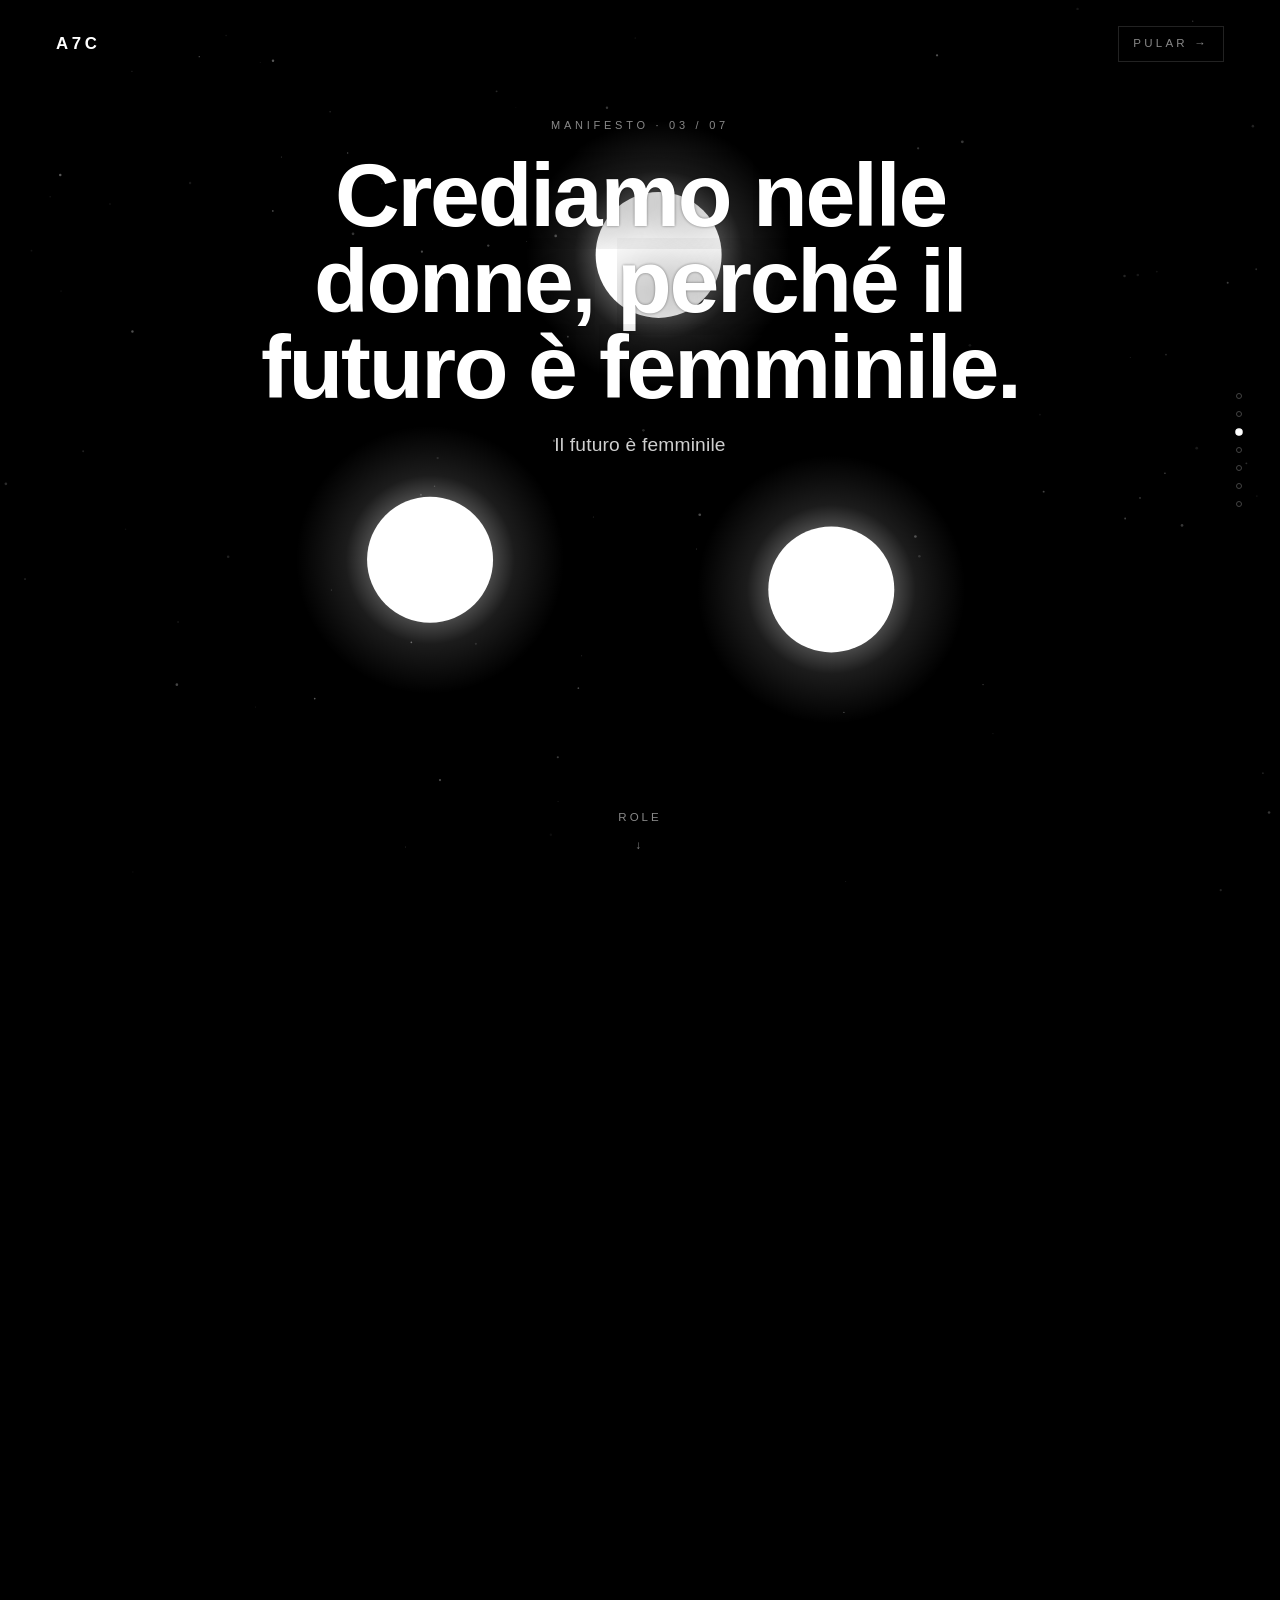
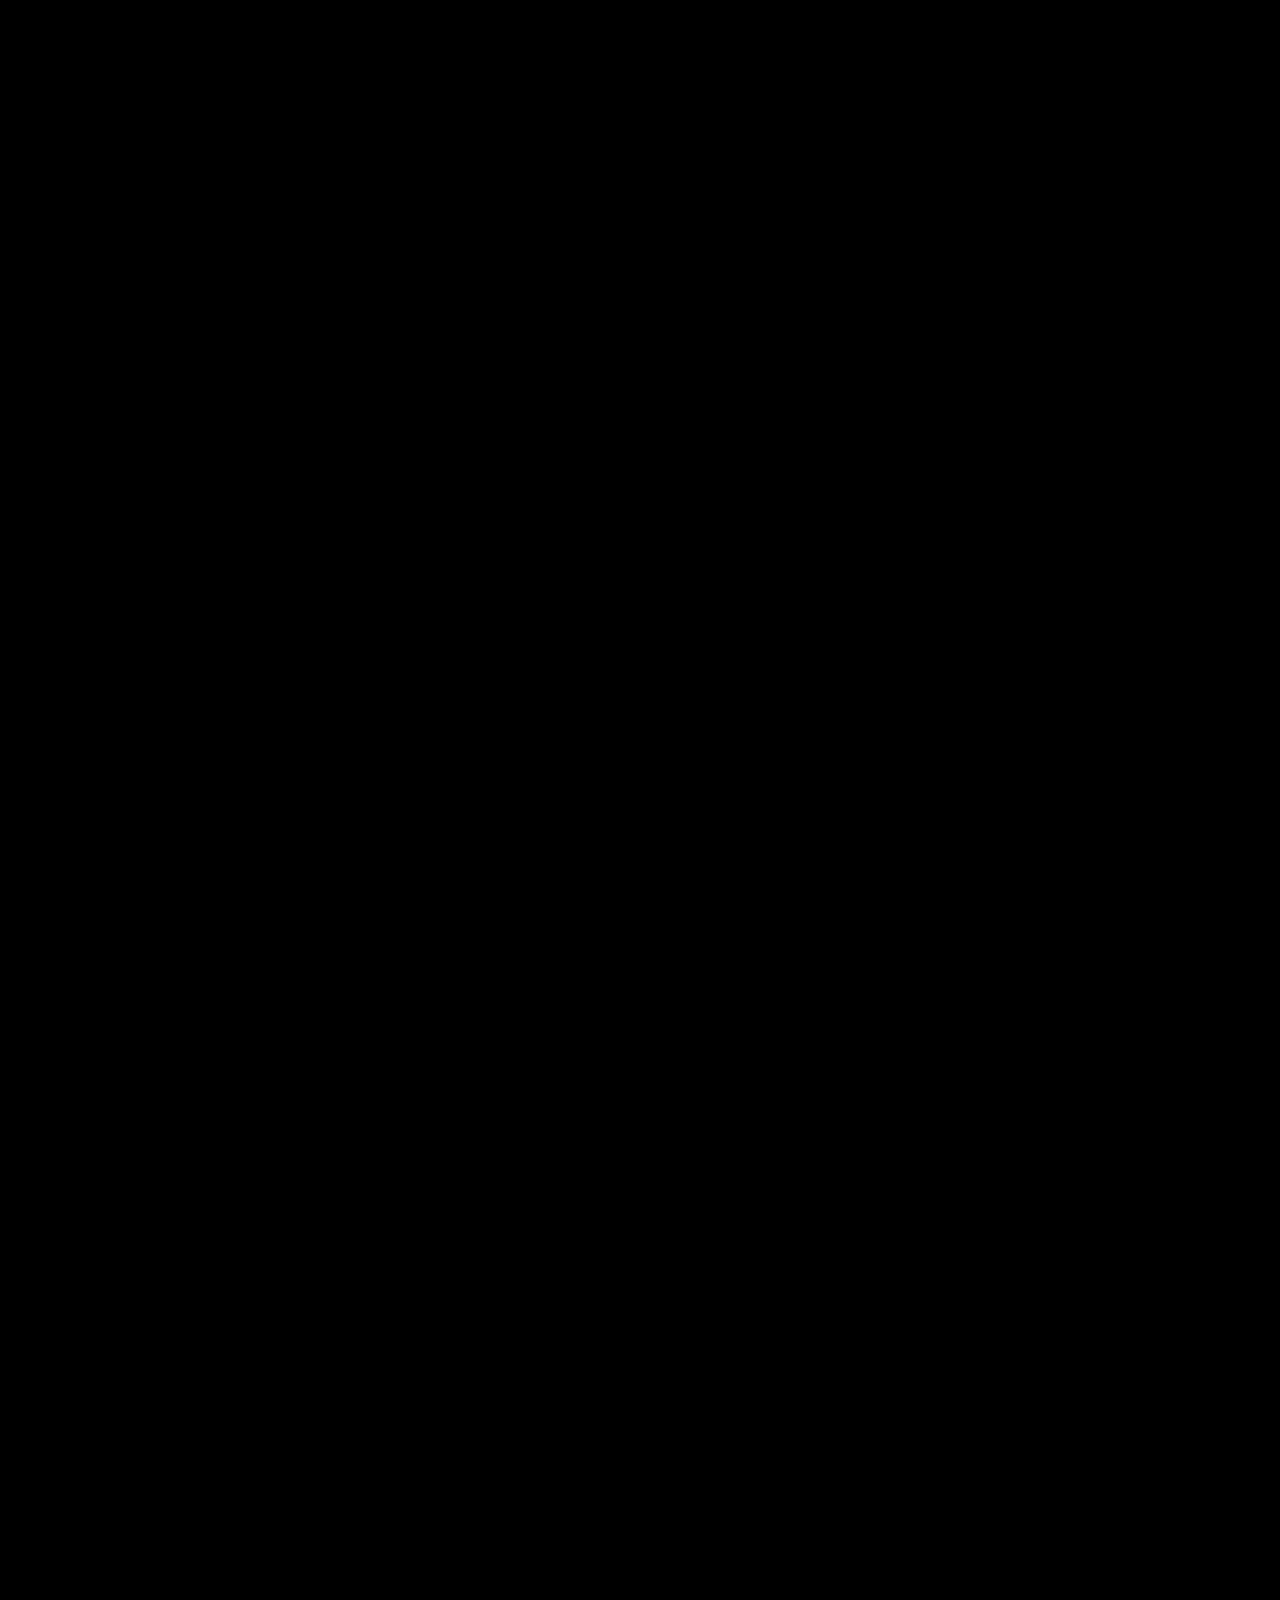
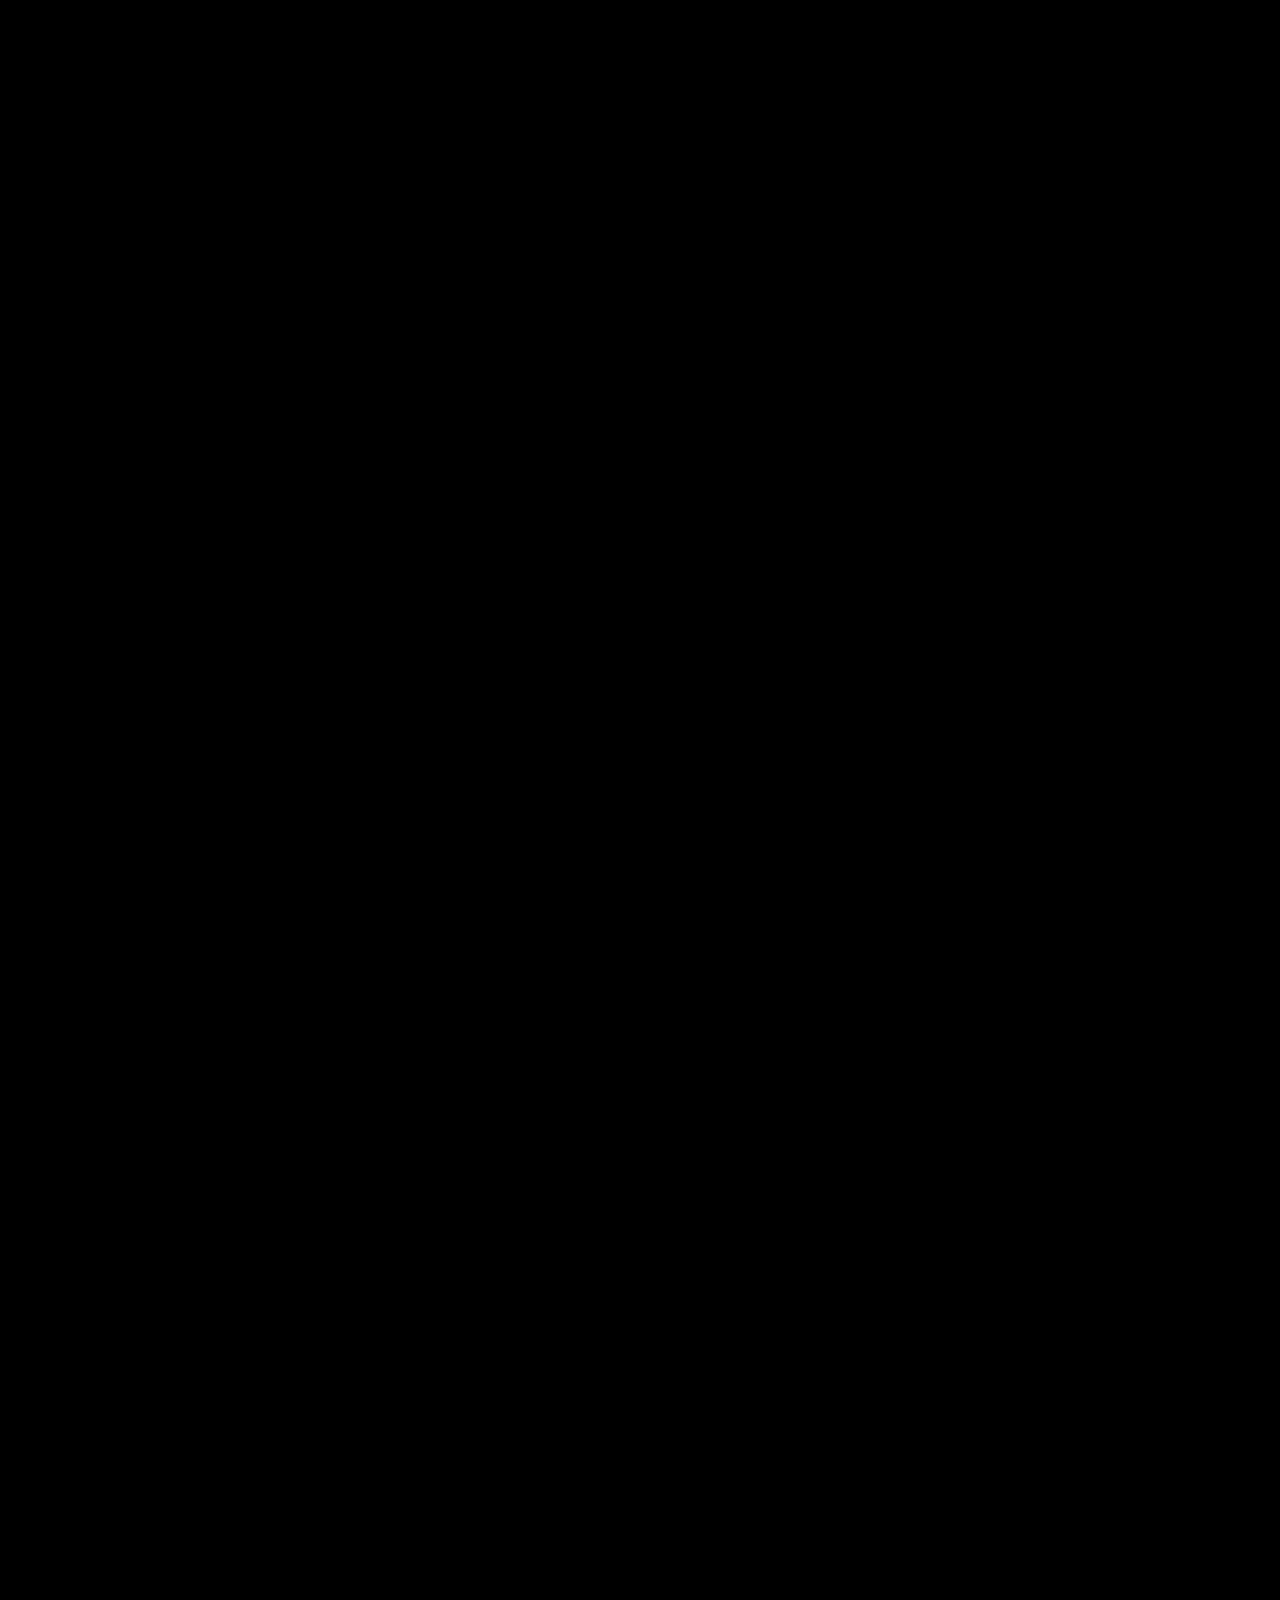
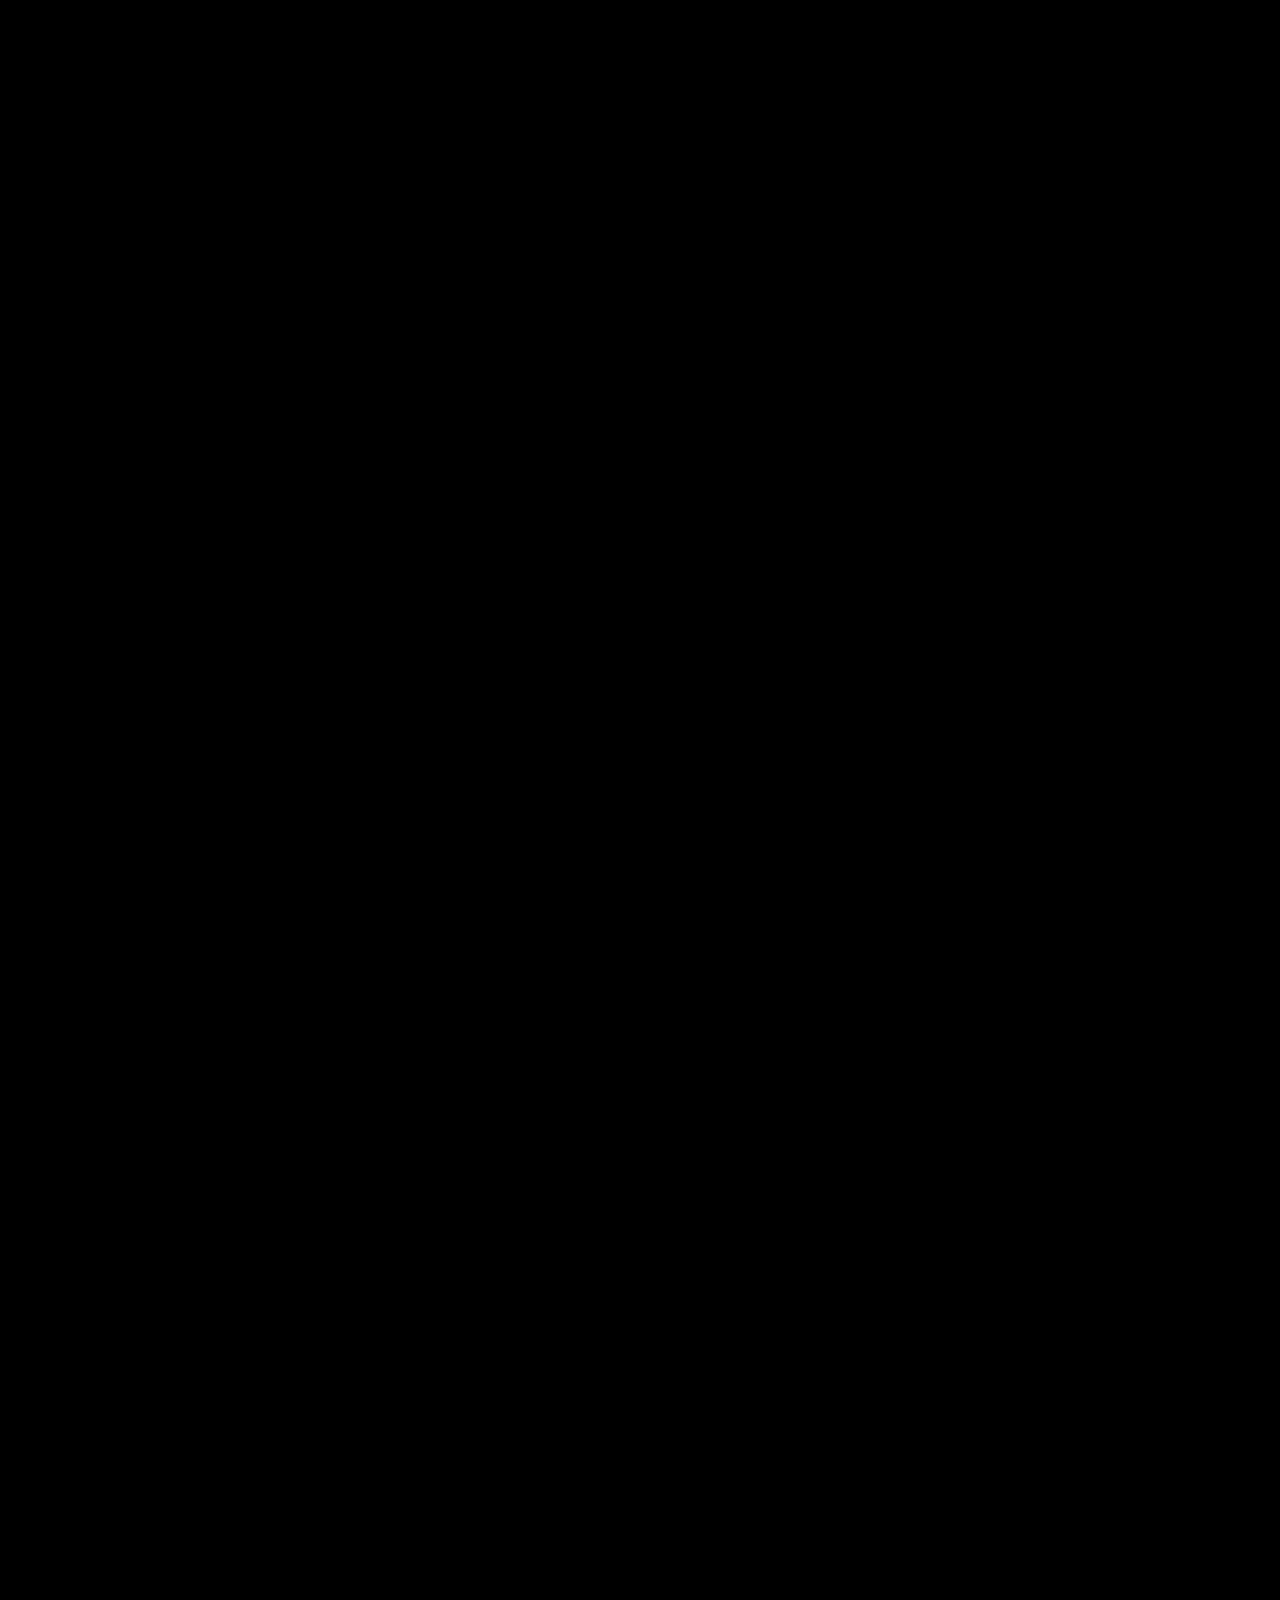
<file: index.html>
<!DOCTYPE html>
<html lang="pt">
<head>
<meta charset="UTF-8" />
<meta name="viewport" content="width=device-width, initial-scale=1.0" />
<title>A7C · Capital com alma</title>
<meta name="description" content="A7C — venture capital em operação contínua desde 1981. Capital com alma." />
<link rel="stylesheet" href="assets/system.css" />
<script>if (!sessionStorage.getItem('a7c_intro_seen')) { sessionStorage.setItem('a7c_intro_seen', '1'); location.replace('intro.html'); }</script>
</head>
<body>

<!-- Céu celeste (fundo global, assinatura do site) -->
<canvas id="celestial" aria-hidden="true"></canvas>

<!-- NAV global -->
<header class="nav" id="nav">
  <a href="index.html" class="wordmark" aria-label="A7C — início">A7C</a>

  <nav class="nav-center" aria-label="Navegação principal">
    <ul class="nav-links">
      <li><a href="sobre.html" data-i18n="nav.about">Sobre</a></li>
      <li><a href="tese.html" data-i18n="nav.thesis">Tese</a></li>
      <li><a href="portfolio.html" data-i18n="nav.portfolio">Portfólio</a></li>
      <li><a href="manifesto.html" data-i18n="nav.manifesto">Manifesto</a></li>
      <li><a href="contato.html" data-i18n="nav.contact">Contato</a></li>
    </ul>
  </nav>

  <div class="nav-right">
    <div class="lang" role="group" aria-label="Idioma"></div>
  </div>
</header>

<main class="shell">

  <!-- HERO -->
  <section class="hero" id="hero">
    <div class="wrap hero-inner">
      <p class="eyebrow reveal" data-i18n="hero.eyebrow">Venture Capital · Desde 1981</p>

      <h1 class="display hero-title">
        <span class="reveal" data-i18n="hero.line1">Capital com alma.</span>
        <span class="reveal hero-line2" data-i18n="hero.line2">Há 45 anos. E contando.</span>
      </h1>

      <p class="lead reveal hero-lead" data-i18n="hero.lead">
        Plataforma de venture capital em operação contínua desde 1981. Mais de 70 empresas investidas, seis categorias de tese, três continentes — smart money para fundadores que pensam diferente.
      </p>

      <p class="reveal hero-cta-wrap">
        <a href="#" class="cta">
          <span class="arrow">→</span>
          <span data-i18n="hero.cta">Conheça nossa tese</span>
        </a>
      </p>
    </div>

    <div class="wrap scroll-hint reveal" aria-hidden="true">
      <span class="scroll-line"></span>
      <span data-i18n="hero.scroll">Role</span>
    </div>
  </section>

  <!-- LINHA DE NÚMEROS -->
  <section class="stats-band">
    <div class="wrap">
      <div class="stats">
        <div class="stat reveal">
          <span class="val">45</span>
          <span class="lbl" data-i18n="stat.years">anos de operação contínua</span>
        </div>
        <div class="stat reveal">
          <span class="val">70+</span>
          <span class="lbl" data-i18n="stat.companies">empresas investidas</span>
        </div>
        <div class="stat reveal">
          <span class="val">3</span>
          <span class="lbl" data-i18n="stat.continents">continentes</span>
        </div>
        <div class="stat reveal">
          <span class="val">6</span>
          <span class="lbl" data-i18n="stat.theses">categorias de tese</span>
        </div>
      </div>
    </div>
  </section>

  <!-- RODAPÉ global -->
  <footer class="stats-band">
    <div class="wrap">
      <div class="foot">
        <div class="dotline">
          <span class="wordmark" style="font-size:.78rem">A7C</span>
          <span class="dot">·</span><span>São Paulo</span>
          <span class="dot">·</span><span>Milano</span>
          <span class="dot">·</span><a href="mailto:contato@a7c.io">contato@a7c.io</a>
        </div>
        <div class="foot-meta">
          <span data-i18n="foot.venus" class="muted">Vênus orbita ao contrário — assim como nós.</span>
        </div>
      </div>
    </div>
  </footer>

</main>

<style>
  /* ---- HERO (específico da home) ---- */
  .hero {
    position: relative;
    min-height: 100svh;
    display: flex;
    flex-direction: column;
    justify-content: center;
    padding-top: clamp(110px, 16vh, 200px);
    padding-bottom: clamp(60px, 10vh, 120px);
  }
  .hero-inner { display: flex; flex-direction: column; }
  .hero-title { margin-top: clamp(22px, 4vh, 40px); display: flex; flex-direction: column; }
  .hero-line2 { color: var(--gray-1); }
  .hero-lead { margin-top: clamp(26px, 4vh, 44px); max-width: 46ch; }
  .hero-cta-wrap { margin: clamp(34px, 5vh, 56px) 0 0; }

  /* staggered reveal */
  .hero .reveal:nth-child(1) { transition-delay: .05s; }
  .hero-title .reveal:nth-child(1) { transition-delay: .12s; }
  .hero-title .reveal:nth-child(2) { transition-delay: .22s; }
  .hero-lead { transition-delay: .34s; }
  .hero-cta-wrap { transition-delay: .46s; }

  /* dica de scroll */
  .scroll-hint {
    position: absolute;
    bottom: clamp(26px, 5vh, 48px);
    left: 0; right: 0;
    display: flex; align-items: center; gap: 14px;
    font-size: var(--label);
    text-transform: uppercase;
    letter-spacing: 0.24em;
    color: var(--gray-1);
    transition-delay: .6s;
  }
  .scroll-line {
    width: 52px; height: 1px; background: var(--gray-2);
    position: relative; overflow: hidden;
  }
  .scroll-line::after {
    content: ""; position: absolute; inset: 0;
    width: 40%; background: var(--white);
    animation: scan 2.8s var(--ease) infinite;
  }
  @keyframes scan {
    0% { transform: translateX(-100%); }
    60%,100% { transform: translateX(260%); }
  }

  .stats-band { position: relative; }
  .stats-band .wrap { padding-top: 0; }

  .foot-meta { font-size: var(--label); text-transform: uppercase; letter-spacing: 0.16em; }

  @media (prefers-reduced-motion: reduce) {
    .scroll-line::after { animation: none; }
  }
</style>

<script src="assets/i18n.js"></script>
<script src="assets/nav.js"></script>
<script src="assets/celestial.js"></script>
<script>
  // NAV: estado ao rolar
  (function () {
    const nav = document.getElementById('nav');
    const onScroll = () => nav.classList.toggle('is-scrolled', (window.scrollY || 0) > 24);
    window.addEventListener('scroll', onScroll, { passive: true });
    onScroll();
  })();

  // Reveal on enter — reveal what's already in view immediately,
  // observe the rest. Robust across environments where IO may not fire.
  (function () {
    const els = Array.from(document.querySelectorAll('.reveal'));
    const inView = (el) => {
      const r = el.getBoundingClientRect();
      return r.top < (window.innerHeight || 0) * 0.95 && r.bottom > 0;
    };
    const showNow = () => {
      requestAnimationFrame(() => {
        els.forEach(e => { if (inView(e)) e.classList.add('in'); });
      });
    };
    showNow();

    if ('IntersectionObserver' in window) {
      const io = new IntersectionObserver((entries) => {
        entries.forEach(e => { if (e.isIntersecting) { e.target.classList.add('in'); io.unobserve(e.target); } });
      }, { threshold: 0.12, rootMargin: '0px 0px -6% 0px' });
      els.forEach(e => { if (!e.classList.contains('in')) io.observe(e); });
    } else {
      els.forEach(e => e.classList.add('in'));
    }
    // safety net: never leave content hidden
    window.addEventListener('load', () => setTimeout(() => els.forEach(e => e.classList.add('in')), 400));
  })();
</script>

</body>
</html>
</file>
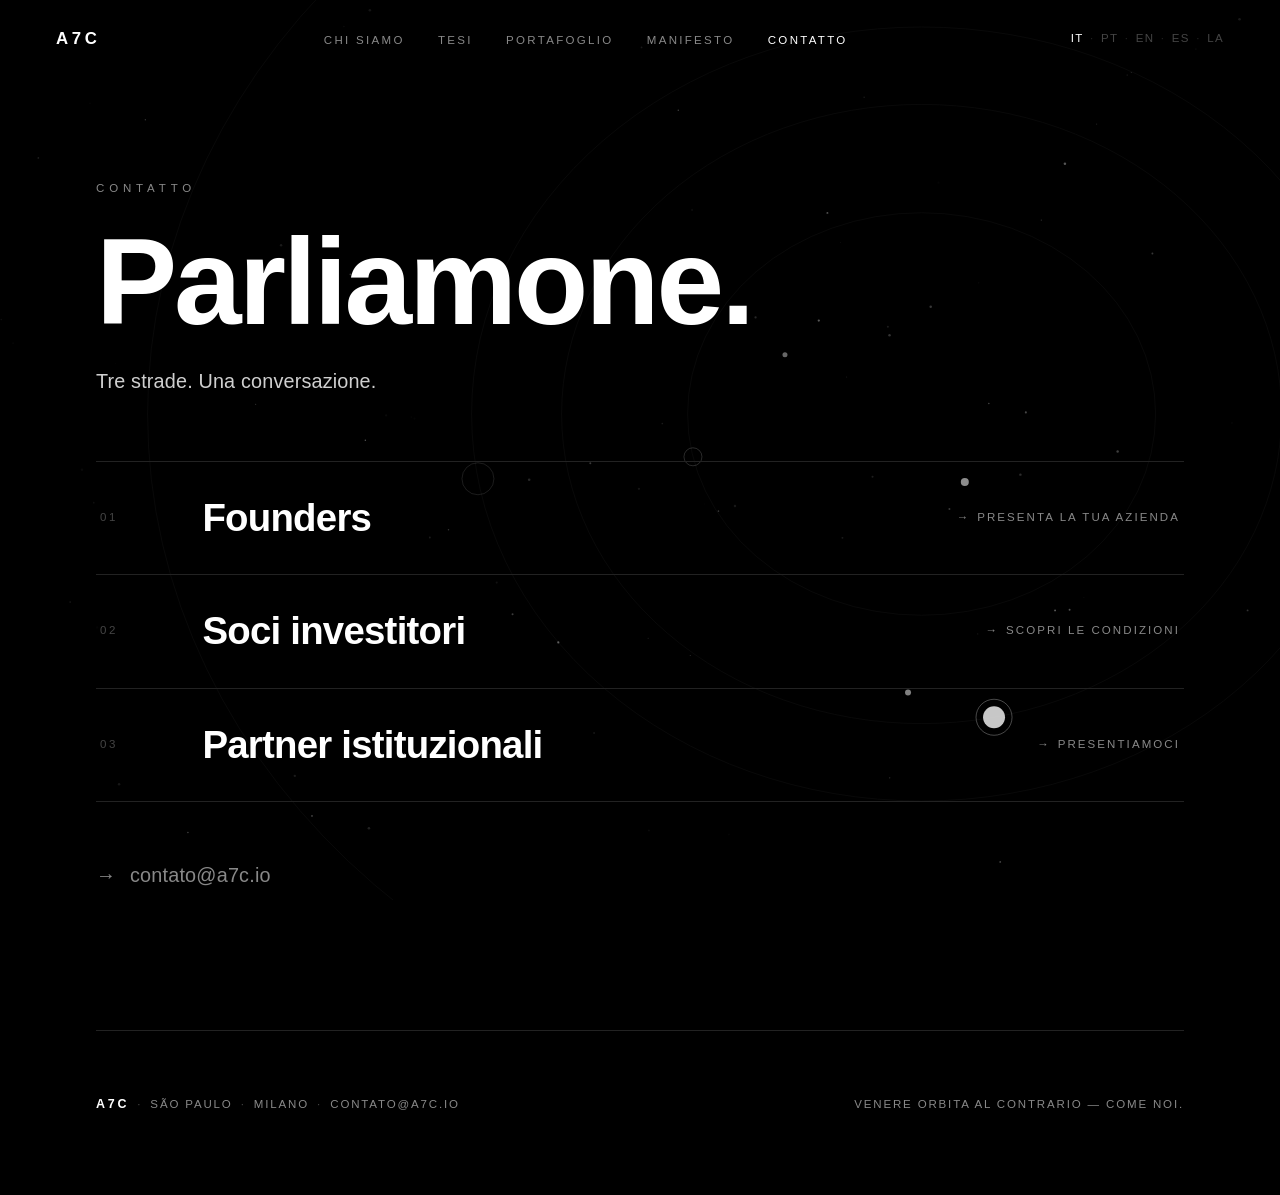
<file: contato.html>
<!DOCTYPE html>
<html lang="pt">
<head>
<meta charset="UTF-8" />
<meta name="viewport" content="width=device-width, initial-scale=1.0" />
<title>A7C · Contato</title>
<meta name="description" content="Fale com a A7C — founders, sócios investidores e parceiros institucionais." />
<link rel="stylesheet" href="assets/system.css" />
</head>
<body>

<canvas id="celestial" aria-hidden="true"></canvas>

<!-- NAV global -->
<header class="nav" id="nav">
  <a href="index.html" class="wordmark" aria-label="A7C — início">A7C</a>
  <nav class="nav-center" aria-label="Navegação principal">
    <ul class="nav-links">
      <li><a href="sobre.html" data-i18n="nav.about">Sobre</a></li>
      <li><a href="tese.html" data-i18n="nav.thesis">Tese</a></li>
      <li><a href="portfolio.html" data-i18n="nav.portfolio">Portfólio</a></li>
      <li><a href="manifesto.html" data-i18n="nav.manifesto">Manifesto</a></li>
      <li><a href="contato.html" class="is-active" data-i18n="nav.contact">Contato</a></li>
    </ul>
  </nav>
  <div class="nav-right">
    <div class="lang" role="group" aria-label="Idioma"></div>
  </div>
</header>

<main class="shell">

  <section class="ct">
    <div class="wrap">
      <p class="eyebrow reveal" data-i18n="nav.contact">Contato</p>
      <h1 class="display reveal ct-title" data-i18n="ct.title">Vamos conversar.</h1>
      <p class="lead reveal ct-lead" data-i18n="ct.lead">Três caminhos. Uma conversa.</p>

      <div class="paths">
        <a class="path reveal" href="mailto:contato@a7c.io?subject=Founders">
          <span class="path-idx">01</span>
          <span class="path-orb" aria-hidden="true"></span>
          <span class="path-who" data-i18n="ct.1.who">Founders</span>
          <span class="path-act">
            <span class="arrow">→</span>
            <span data-i18n="ct.1.act">Apresente sua empresa</span>
          </span>
        </a>

        <a class="path reveal" href="mailto:contato@a7c.io?subject=Socios%20investidores">
          <span class="path-idx">02</span>
          <span class="path-orb" aria-hidden="true"></span>
          <span class="path-who" data-i18n="ct.2.who">Sócios investidores</span>
          <span class="path-act">
            <span class="arrow">→</span>
            <span data-i18n="ct.2.act">Saiba mais sobre as condições</span>
          </span>
        </a>

        <a class="path reveal" href="mailto:contato@a7c.io?subject=Parceiros%20institucionais">
          <span class="path-idx">03</span>
          <span class="path-orb" aria-hidden="true"></span>
          <span class="path-who" data-i18n="ct.3.who">Parceiros institucionais</span>
          <span class="path-act">
            <span class="arrow">→</span>
            <span data-i18n="ct.3.act">Vamos nos apresentar</span>
          </span>
        </a>
      </div>

      <div class="ct-direct reveal">
        <a class="cta cta--ghost" href="mailto:contato@a7c.io">
          <span class="arrow">→</span>
          <span>contato@a7c.io</span>
        </a>
      </div>
    </div>
  </section>

  <section class="end">
    <div class="wrap">
      <footer class="foot">
        <div class="dotline">
          <span class="wordmark" style="font-size:.78rem">A7C</span>
          <span class="dot">·</span><span>São Paulo</span>
          <span class="dot">·</span><span>Milano</span>
          <span class="dot">·</span><a href="mailto:contato@a7c.io">contato@a7c.io</a>
        </div>
        <div class="foot-meta">
          <span data-i18n="foot.venus" class="muted">Vênus orbita ao contrário — assim como nós.</span>
        </div>
      </footer>
    </div>
  </section>

</main>

<style>
  .ct {
    min-height: 100svh;
    display: flex; flex-direction: column; justify-content: center;
    padding-top: clamp(130px, 20vh, 220px);
    padding-bottom: clamp(50px, 8vh, 100px);
  }
  .ct-title { margin-top: clamp(18px, 3vh, 32px); }
  .ct-lead { margin-top: clamp(20px, 3vh, 32px); }

  .paths {
    margin-top: clamp(44px, 7vh, 84px);
    border-top: 1px solid var(--gray-3);
  }
  .path {
    position: relative;
    display: grid;
    grid-template-columns: 64px 1fr auto;
    align-items: center;
    gap: clamp(16px, 3vw, 44px);
    padding: clamp(26px, 4vh, 44px) 4px;
    border-bottom: 1px solid var(--gray-3);
    transition: padding-left 0.55s var(--ease), background 0.55s var(--ease);
  }
  .path:hover { padding-left: 18px; background: #060606; }
  .path-idx {
    font-size: var(--label); letter-spacing: 0.22em; color: var(--gray-2);
    font-variant-numeric: tabular-nums;
  }
  .path-who {
    font-size: clamp(1.5rem, 3vw, 2.6rem);
    font-weight: 600; letter-spacing: -0.02em; line-height: 1.05;
  }
  .path-act {
    display: inline-flex; align-items: baseline; gap: 0.6em;
    font-size: var(--label); text-transform: uppercase; letter-spacing: 0.18em;
    color: var(--gray-1); white-space: nowrap;
    transition: color 0.4s var(--ease), gap 0.55s var(--ease);
  }
  .path-act .arrow { transition: transform 0.55s var(--ease); }
  .path:hover .path-act { color: var(--white); gap: 1em; }
  .path:hover .path-act .arrow { transform: translateX(4px); }

  /* corpo celeste que surge no hover */
  .path-orb {
    position: absolute; left: -1px; top: 50%;
    width: 8px; height: 8px; margin-top: -4px; border-radius: 50%;
    background: var(--white);
    transform: scale(0); opacity: 0;
    transition: transform 0.5s var(--ease), opacity 0.5s var(--ease);
  }
  .path:hover .path-orb { transform: scale(1); opacity: 1; }

  .ct-direct { margin-top: clamp(40px, 6vh, 72px); }

  .end { padding: clamp(40px,7vh,90px) 0 clamp(28px, 4vh, 44px); }
  .foot-meta { font-size: var(--label); text-transform: uppercase; letter-spacing: 0.16em; }

  @media (max-width: 680px) {
    .path { grid-template-columns: 40px 1fr; row-gap: 12px; }
    .path-act { grid-column: 1 / -1; }
  }
</style>

<script src="assets/i18n.js"></script>
<script src="assets/nav.js"></script>
<script src="assets/celestial.js"></script>
<script>
  (function () {
    const nav = document.getElementById('nav');
    const onScroll = () => nav.classList.toggle('is-scrolled', (window.scrollY || 0) > 24);
    window.addEventListener('scroll', onScroll, { passive: true });
    onScroll();
  })();
  (function () {
    const els = Array.from(document.querySelectorAll('.reveal'));
    const inView = (el) => { const r = el.getBoundingClientRect(); return r.top < (window.innerHeight||0)*0.95 && r.bottom > 0; };
    requestAnimationFrame(() => els.forEach(e => { if (inView(e)) e.classList.add('in'); }));
    if ('IntersectionObserver' in window) {
      const io = new IntersectionObserver((es) => es.forEach(e => { if (e.isIntersecting) { e.target.classList.add('in'); io.unobserve(e.target); } }), { threshold: 0.12, rootMargin: '0px 0px -6% 0px' });
      els.forEach(e => { if (!e.classList.contains('in')) io.observe(e); });
    } else { els.forEach(e => e.classList.add('in')); }
    window.addEventListener('load', () => setTimeout(() => els.forEach(e => e.classList.add('in')), 400));
  })();
</script>

</body>
</html>
</file>
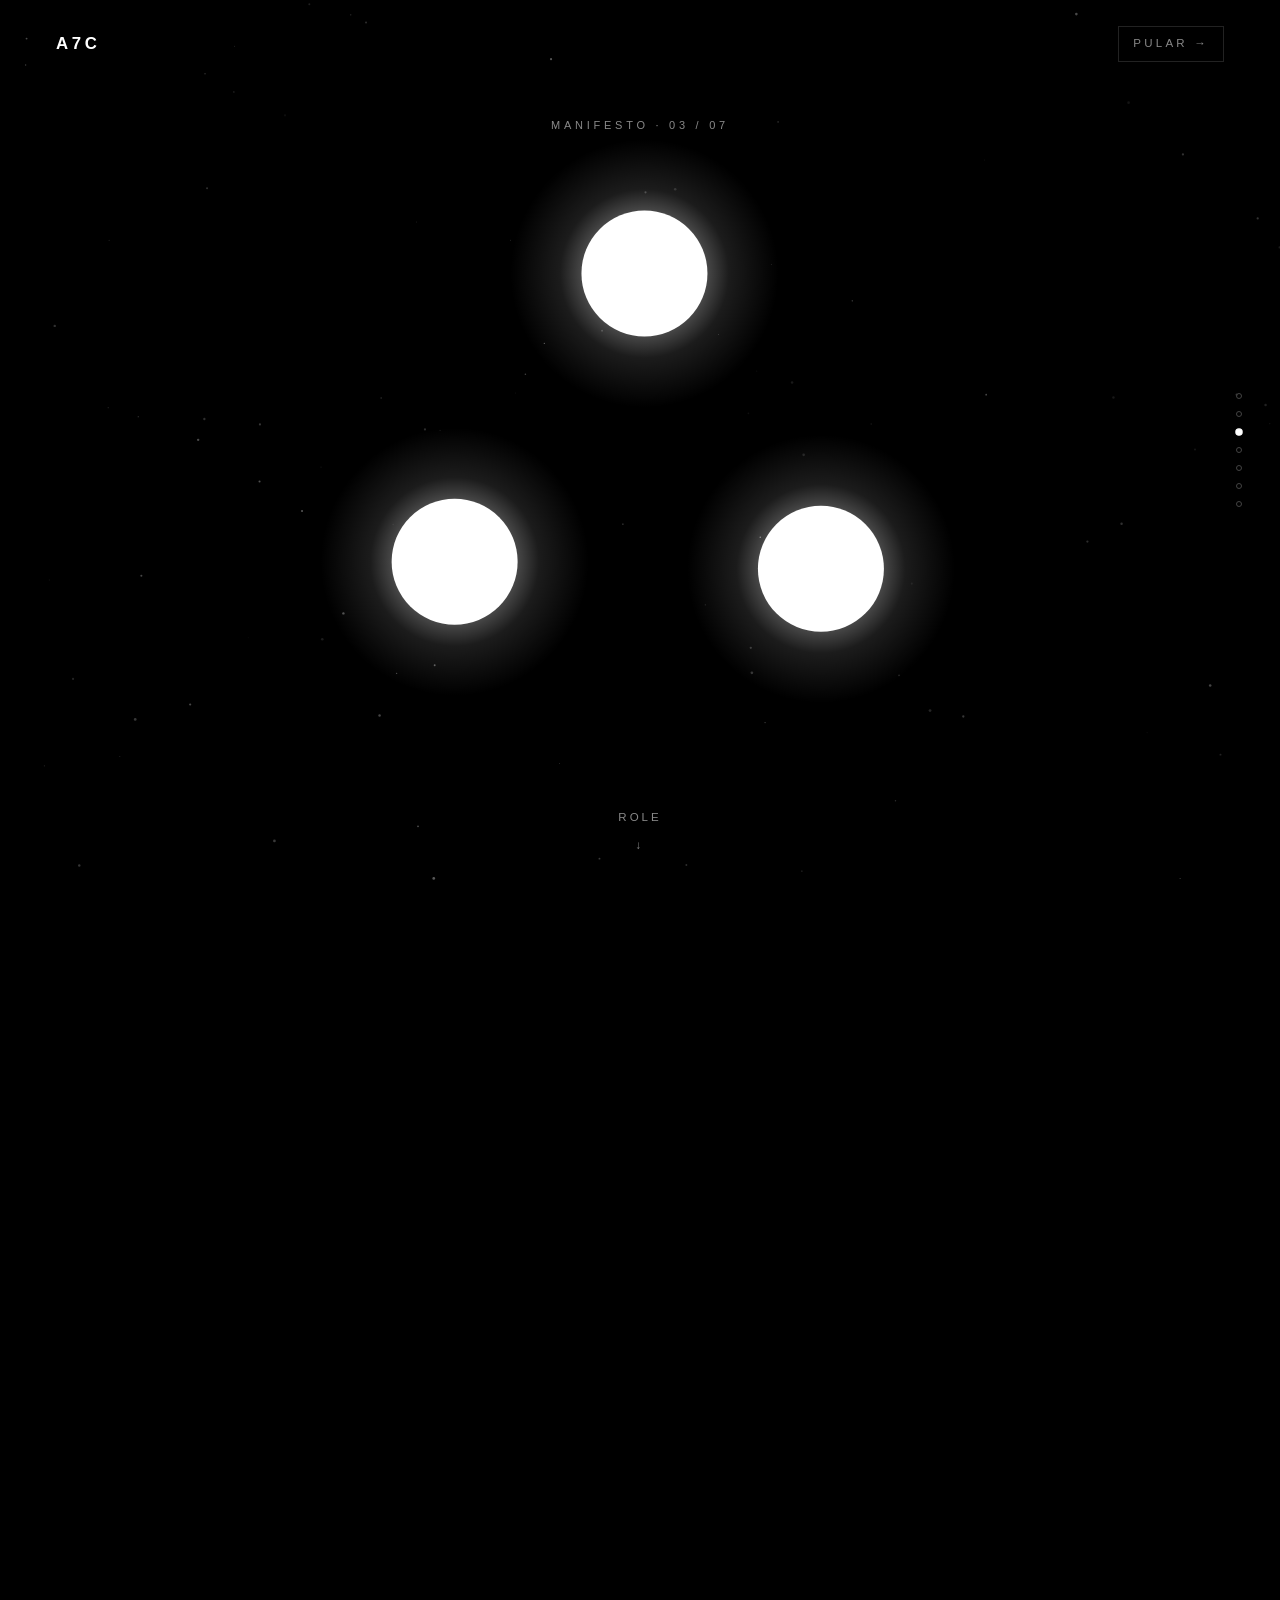
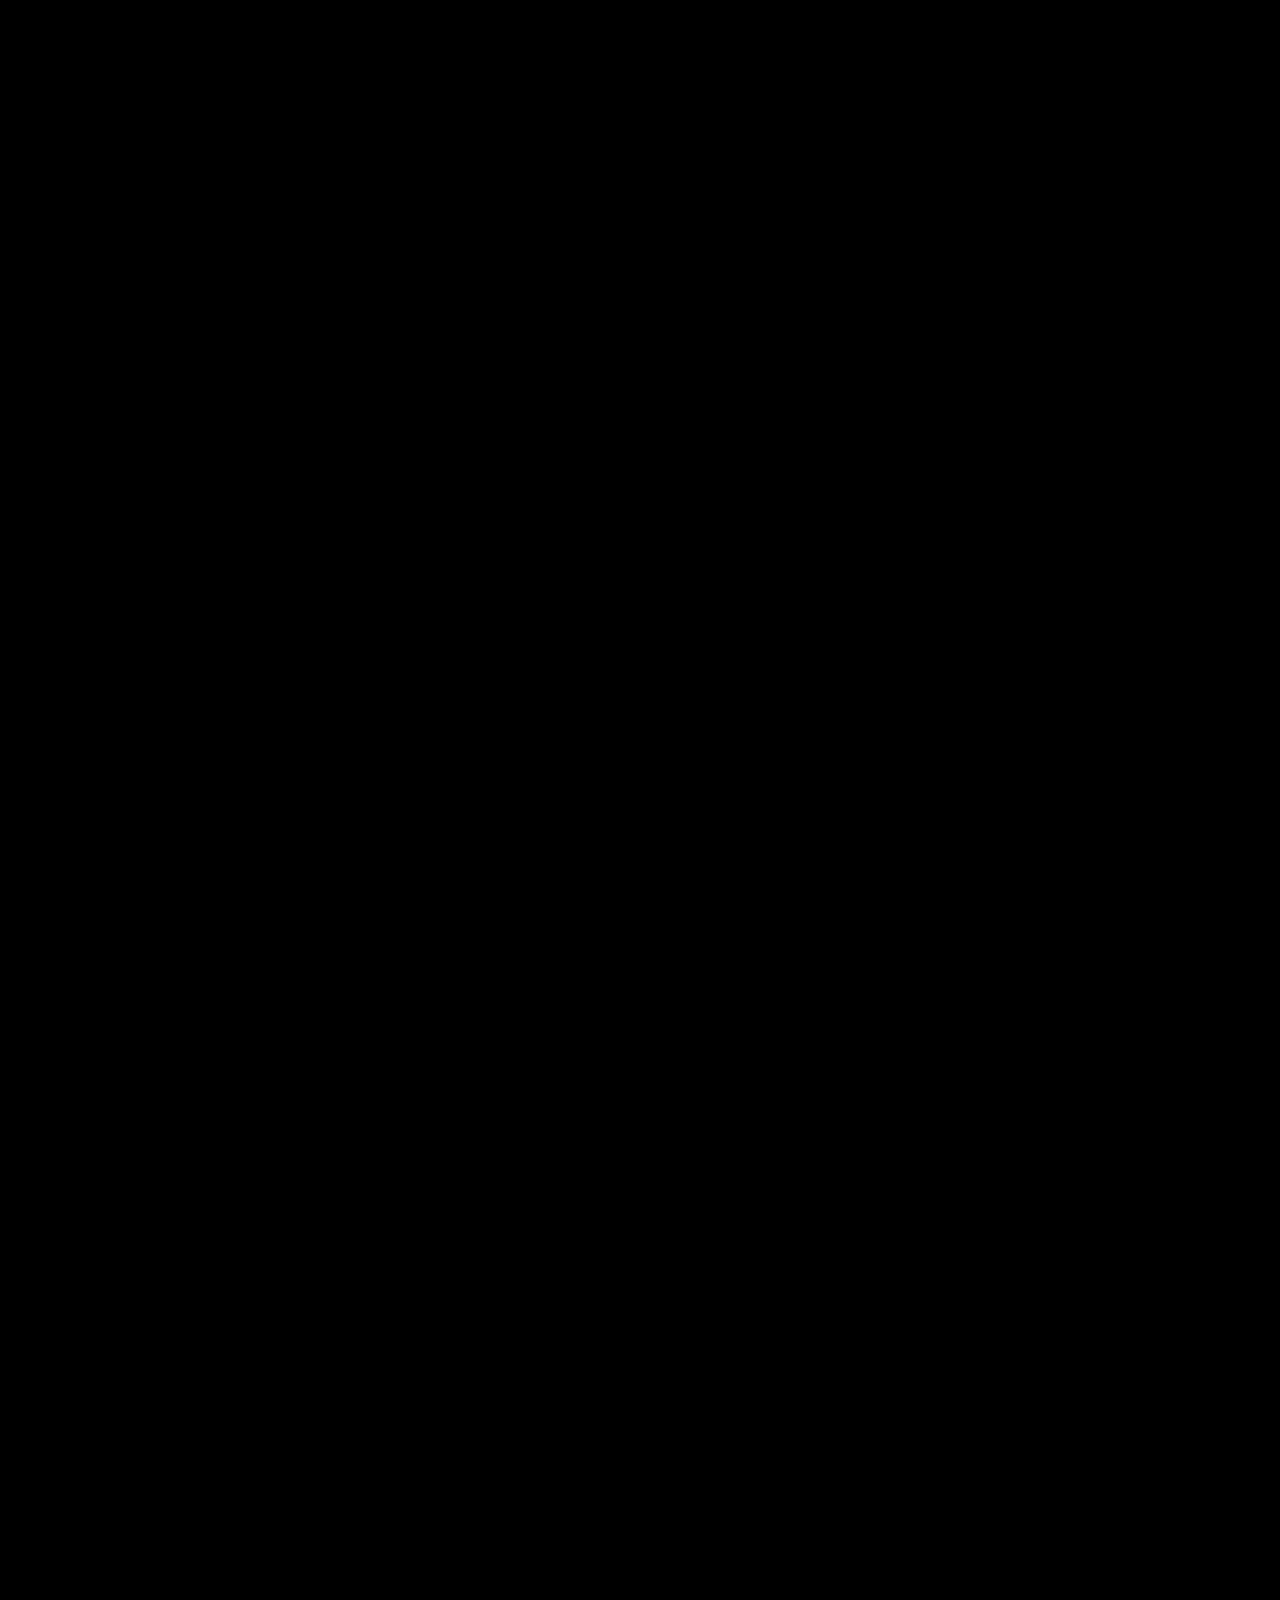
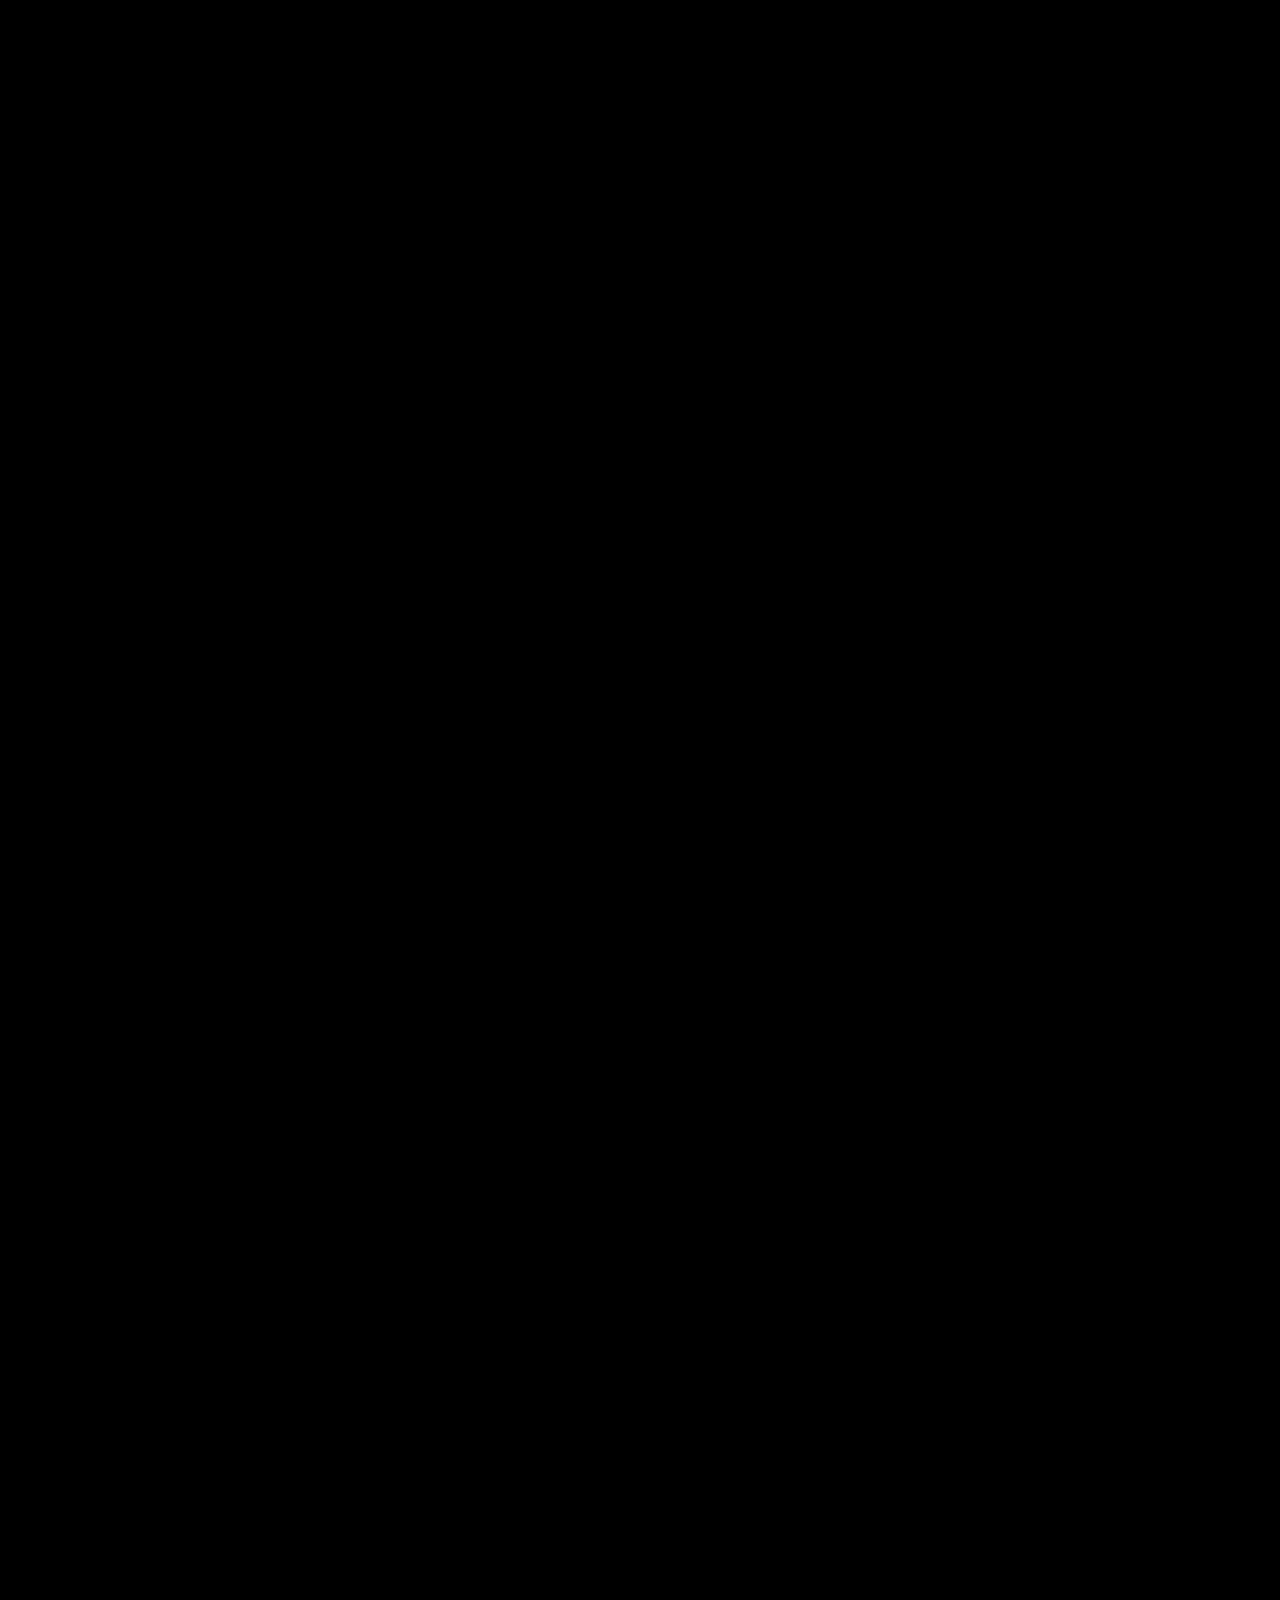
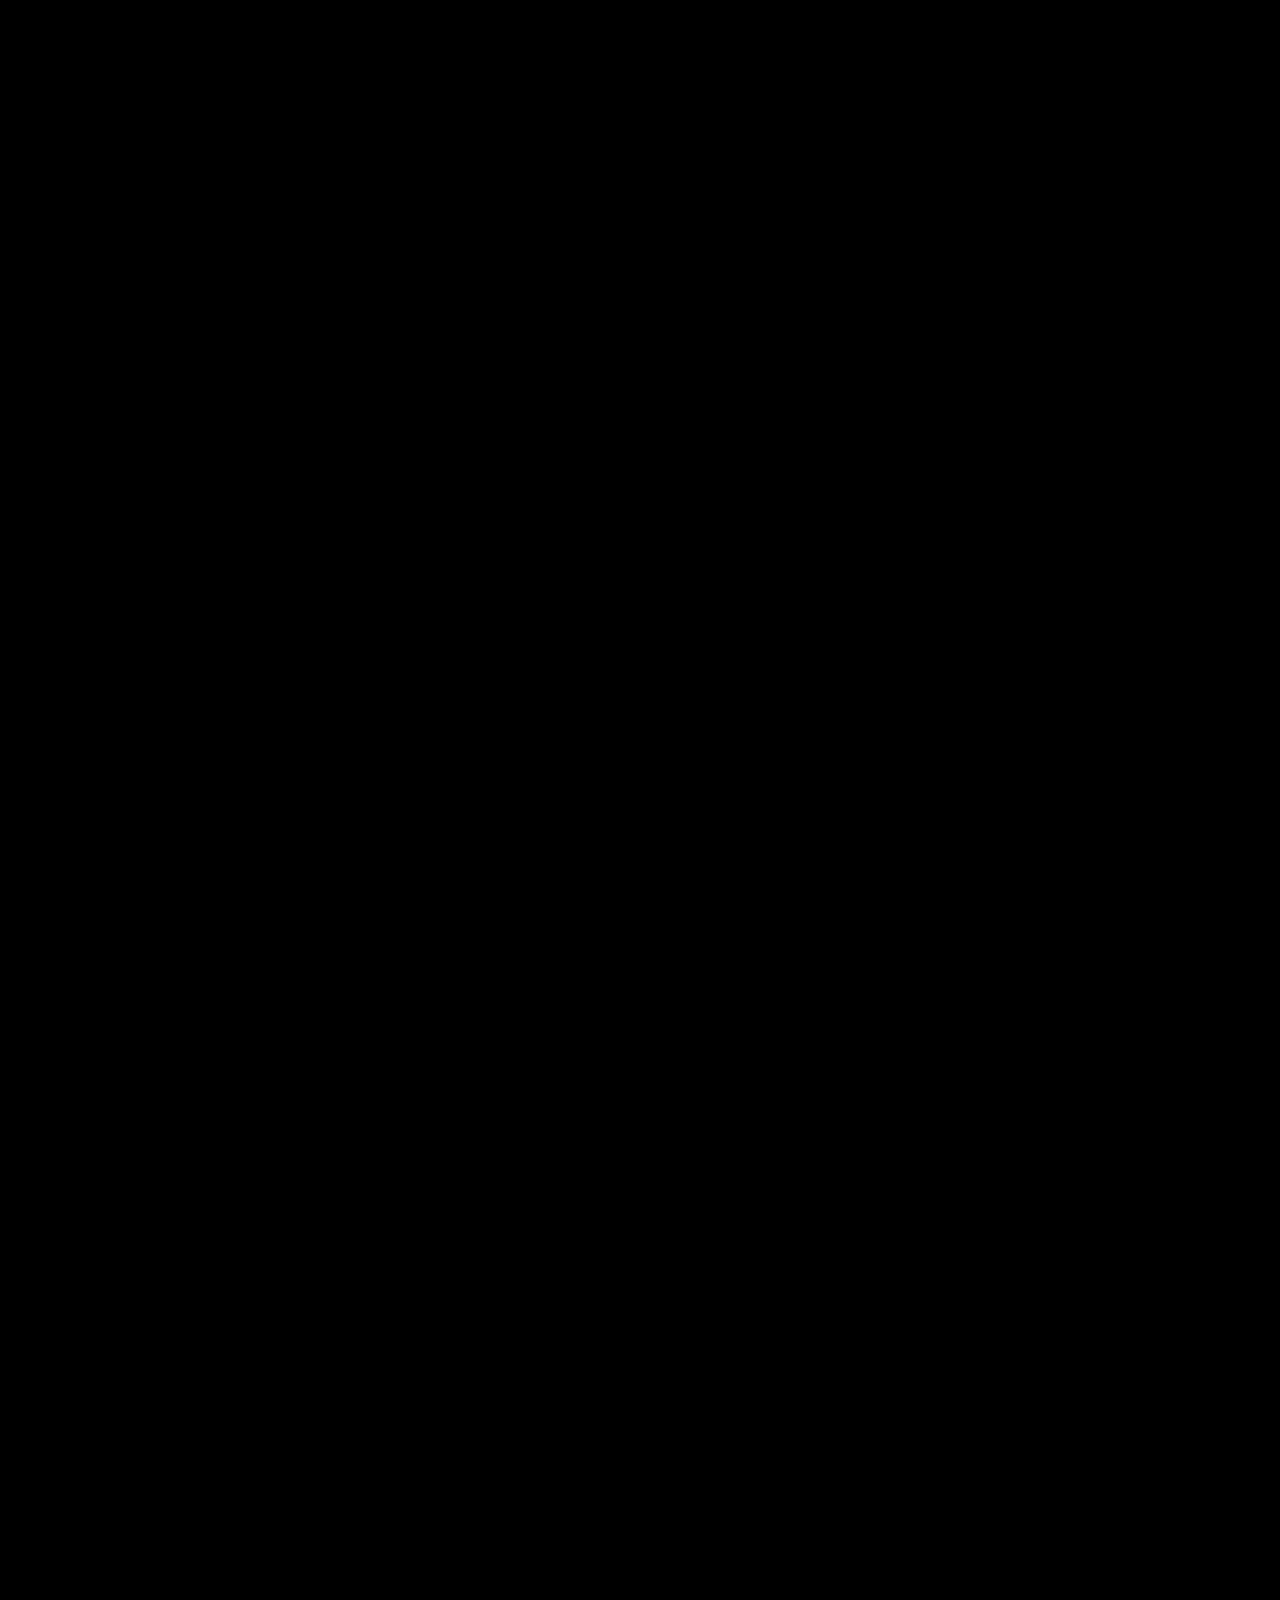
<file: intro.html>
<!DOCTYPE html>
<html lang="it">
<head>
<meta charset="UTF-8" />
<meta name="viewport" content="width=device-width, initial-scale=1.0" />
<title>A7C</title>
<meta name="robots" content="noindex" />
<link rel="stylesheet" href="assets/system.css" />
<style>
  body { background: var(--black); overflow-x: hidden; }

  /* minimal top bar: wordmark + skip button */
  .intro-bar {
    position: fixed; top: 0; left: 0; right: 0;
    z-index: 50;
    display: flex; align-items: center; justify-content: space-between;
    padding: clamp(16px, 2.4vw, 26px) clamp(20px, 5vw, 56px);
    pointer-events: none;
  }
  .intro-wordmark {
    font-weight: 700; font-size: 1.05rem; letter-spacing: 0.22em;
    color: var(--white); pointer-events: all;
    opacity: 0; animation: fadein 1.2s 0.6s var(--ease) forwards;
  }
  .intro-skip {
    pointer-events: all;
    display: inline-flex; align-items: center; gap: 0.5em;
    font-size: 0.72rem; letter-spacing: 0.28em; text-transform: uppercase;
    color: var(--gray-1);
    background: none; border: 1px solid var(--gray-3);
    padding: 8px 14px; cursor: pointer;
    transition: color 0.3s var(--ease), border-color 0.3s var(--ease);
    opacity: 0; animation: fadein 1.2s 1s var(--ease) forwards;
    text-decoration: none;
  }
  .intro-skip:hover { color: var(--white); border-color: var(--gray-2); }
  @keyframes fadein { to { opacity: 1; } }

  /* scenes section — same engine as manifesto */
  .scenes { position: relative; }
  .stage {
    position: sticky; top: 0;
    height: 100vh; height: 100svh;
    overflow: hidden;
  }
  #mani-canvas { position: absolute; inset: 0; z-index: 0; display: block; }

  .mani-head {
    position: absolute; top: clamp(84px, 13vh, 150px); left: 0; right: 0;
    z-index: 3; text-align: center; pointer-events: none;
    padding-inline: clamp(20px, 5vw, 60px);
  }
  .mani-eyebrow {
    display: block; font-size: 11px; letter-spacing: 0.34em; text-transform: uppercase;
    color: var(--gray-1); margin-bottom: 18px; font-weight: 500;
  }
  .mani-title {
    margin: 0 auto; max-width: 18ch;
    font-weight: 800; letter-spacing: -0.025em; line-height: 0.96;
    font-size: clamp(2.4rem, 7vw, 6rem);
    color: #fff;
    text-shadow: 0 2px 50px rgba(0,0,0,0.55), 0 0 3px rgba(0,0,0,0.45);
    text-wrap: balance;
  }
  .mani-title .word { display: inline-block; overflow: hidden; vertical-align: top; padding-bottom: 0.12em; margin-bottom: -0.12em; }
  .mani-title .inner {
    display: inline-block; transform: translateY(118%); opacity: 0;
    transition: transform 0.8s var(--ease), opacity 0.8s var(--ease);
    will-change: transform, opacity;
  }
  .mani-title.in .inner { transform: translateY(0); opacity: 1; }
  .mani-title.out .inner { transform: translateY(-118%); opacity: 0; transition-duration: 0.55s; transition-delay: 0s !important; }
  .mani-sub {
    margin: clamp(16px,2.4vh,26px) auto 0; max-width: 42ch;
    font-size: clamp(0.95rem, 1.5vw, 1.3rem); font-weight: 400; line-height: 1.4;
    color: #cfcfcf; letter-spacing: 0.01em;
    opacity: 0; transform: translateY(10px);
    transition: opacity 0.7s var(--ease), transform 0.7s var(--ease); transition-delay: 0.25s;
    text-shadow: 0 0 30px rgba(0,0,0,0.6);
  }
  .mani-sub.in { opacity: 1; transform: none; }
  .mani-sub.out { opacity: 0; transform: translateY(-8px); transition-delay: 0s; }

  .scene-dots {
    position: absolute; z-index: 3;
    right: clamp(20px, 3vw, 40px); top: 50%; transform: translateY(-50%);
    display: flex; flex-direction: column; gap: 12px;
  }
  .scene-dot { width: 6px; height: 6px; border-radius: 50%; border: 1px solid var(--gray-2); transition: background .4s var(--ease), border-color .4s var(--ease), transform .4s var(--ease); }
  .scene-dot.on { background: var(--white); border-color: var(--white); transform: scale(1.25); }

  .scroll-hint-m {
    position: absolute; z-index: 3; left: 50%; bottom: clamp(26px, 5vh, 48px);
    transform: translateX(-50%);
    display: flex; flex-direction: column; align-items: center; gap: 10px;
    font-size: var(--label); text-transform: uppercase; letter-spacing: 0.26em; color: var(--gray-1);
    transition: opacity .6s var(--ease);
    white-space: nowrap;
  }
  .scroll-hint-m .arrowdown { animation: bob 2.4s var(--ease) infinite; }
  @keyframes bob { 0%,100% { transform: translateY(0); opacity:.5 } 50% { transform: translateY(6px); opacity:1 } }

  /* end sentinel (hidden, just triggers redirect) */
  .intro-end { height: 1px; overflow: hidden; }

  @media (max-width: 760px) {
    .mani-title { font-size: clamp(2rem, 9vw, 3.4rem); max-width: none; }
    .mani-head { top: clamp(64px, 11vh, 110px); padding-inline: 20px; }
    .scene-dots { right: 12px; gap: 9px; }
    .mani-sub { font-size: 0.92rem; }
  }
  @media (max-width: 400px) {
    .mani-eyebrow { font-size: 9px; letter-spacing: 0.22em; }
    .mani-title { font-size: clamp(1.7rem, 10vw, 2.4rem); line-height: 1.02; }
    .scroll-hint-m { font-size: 9px; }
    .intro-skip { font-size: 0.65rem; padding: 7px 11px; }
  }
  @media (prefers-reduced-motion: reduce) {
    .mani-title .inner { transform: none; transition: opacity .5s var(--ease); }
    .mani-title.out .inner { transform: none; }
    .scroll-hint-m .arrowdown { animation: none; }
    .intro-wordmark, .intro-skip { animation: none; opacity: 1; }
  }
</style>
</head>
<body>

<!-- minimal top bar -->
<div class="intro-bar">
  <span class="intro-wordmark">A7C</span>
  <a href="index.html" class="intro-skip" id="skipBtn">Pular →</a>
</div>

<!-- 7-scene scroll sequence (same engine as manifesto) -->
<section class="scenes" id="scenes">
  <div class="stage">
    <canvas id="mani-canvas" aria-hidden="true"></canvas>
    <div class="mani-head">
      <span class="mani-eyebrow" id="maniKicker">MANIFESTO · 01 / 07</span>
      <h1 id="mani-line" class="mani-title" aria-live="polite"></h1>
      <p id="mani-sub" class="mani-sub"></p>
    </div>
    <div id="dots" class="scene-dots" aria-hidden="true"></div>
    <div id="scrollHint" class="scroll-hint-m">
      <span>Role</span>
      <span class="arrowdown" aria-hidden="true">↓</span>
    </div>
  </div>
</section>

<!-- sentinel: when this enters view, redirect to home -->
<div class="intro-end" id="introEnd" aria-hidden="true"></div>

<script src="assets/i18n.js"></script>
<script src="assets/manifesto-scenes.js"></script>
<script>
  (function () {
    /* mark intro as seen so index.html doesn't redirect again */
    try { sessionStorage.setItem('a7c_intro_seen', '1'); } catch (e) {}

    /* skip button always works */
    function goHome() { location.replace('index.html'); }
    const skip = document.getElementById('skipBtn');
    if (skip) skip.addEventListener('click', function (e) { e.preventDefault(); goHome(); });

    /* fade scroll hint on scroll */
    const hint = document.getElementById('scrollHint');
    window.addEventListener('scroll', function () {
      if (hint) hint.style.opacity = window.scrollY > 40 ? '0' : '1';
    }, { passive: true });

    /* redirect when last scene fully played (sentinel enters view) */
    const end = document.getElementById('introEnd');
    if (end && 'IntersectionObserver' in window) {
      var redirectTimer = null;
      new IntersectionObserver(function (entries) {
        if (entries[0].isIntersecting && !redirectTimer) {
          redirectTimer = setTimeout(goHome, 1400);
        }
      }, { threshold: 1 }).observe(end);
    }
  })();
</script>

</body>
</html>
</file>
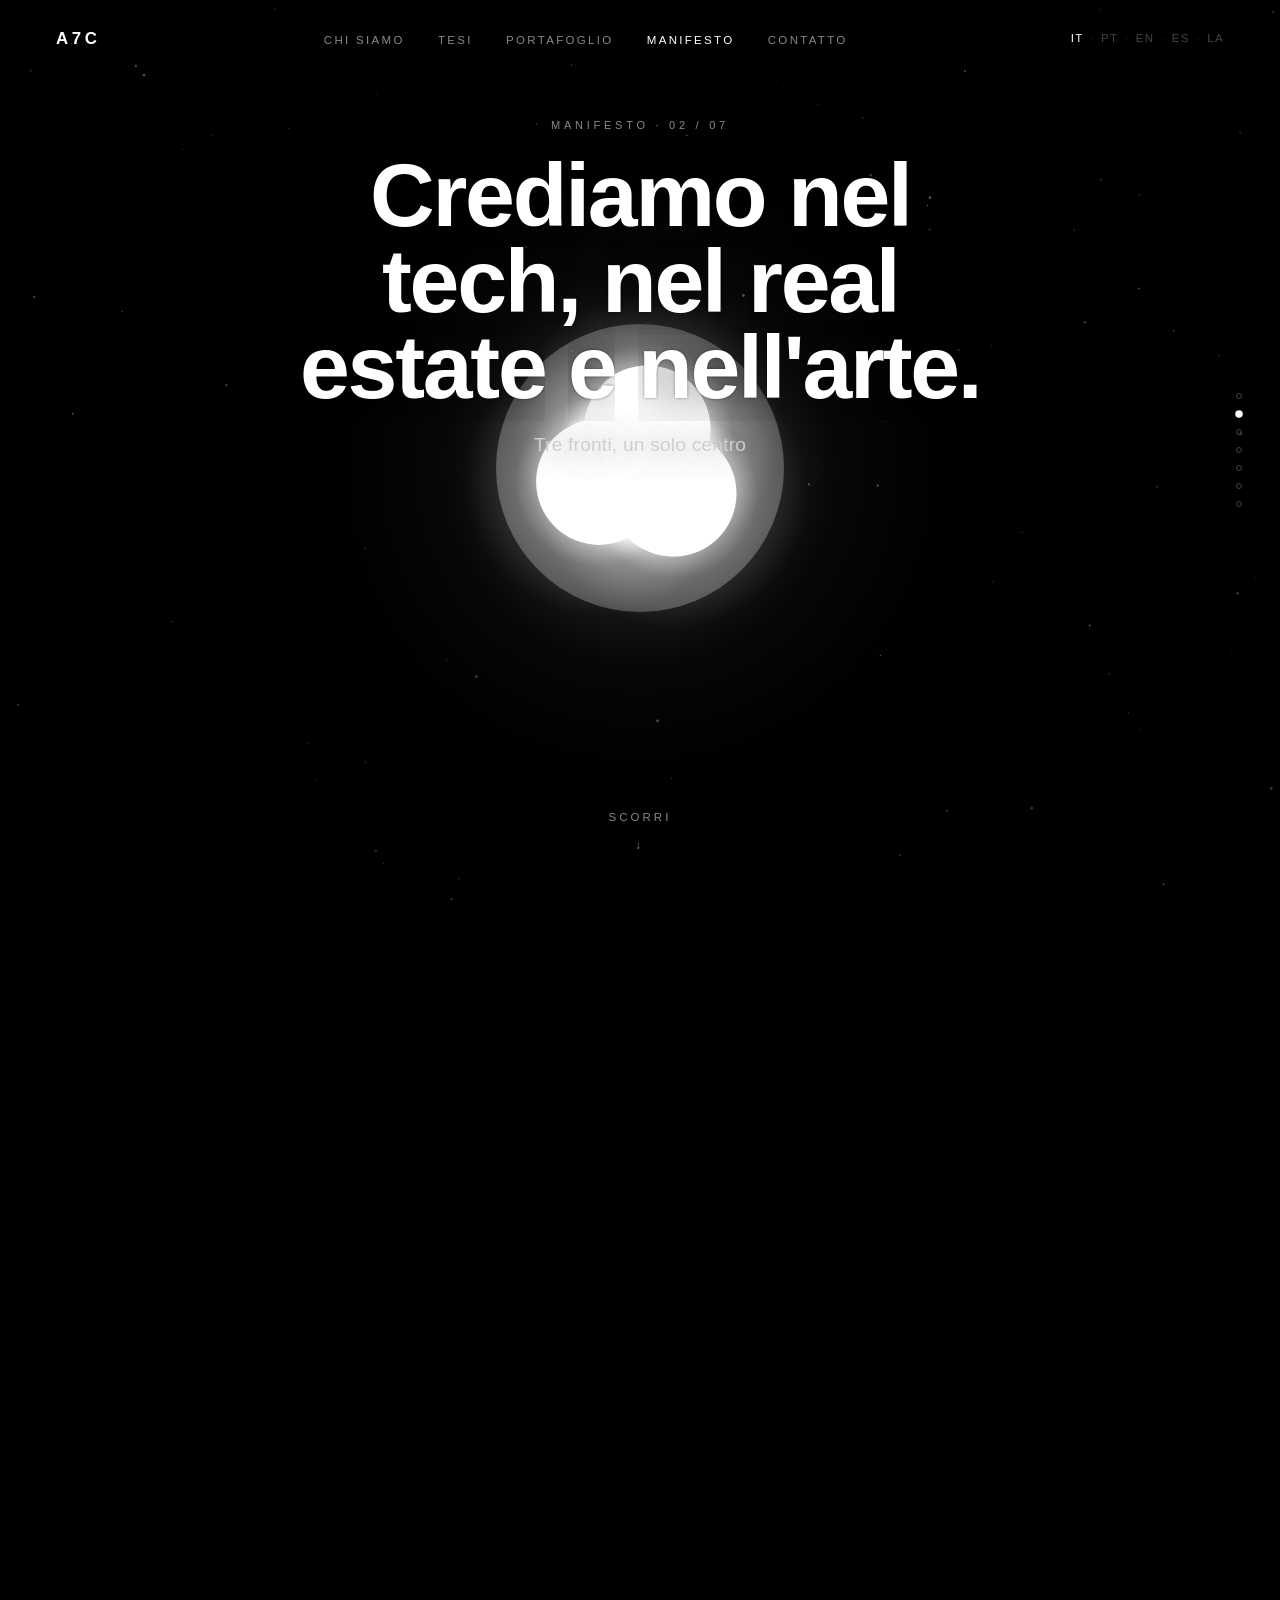
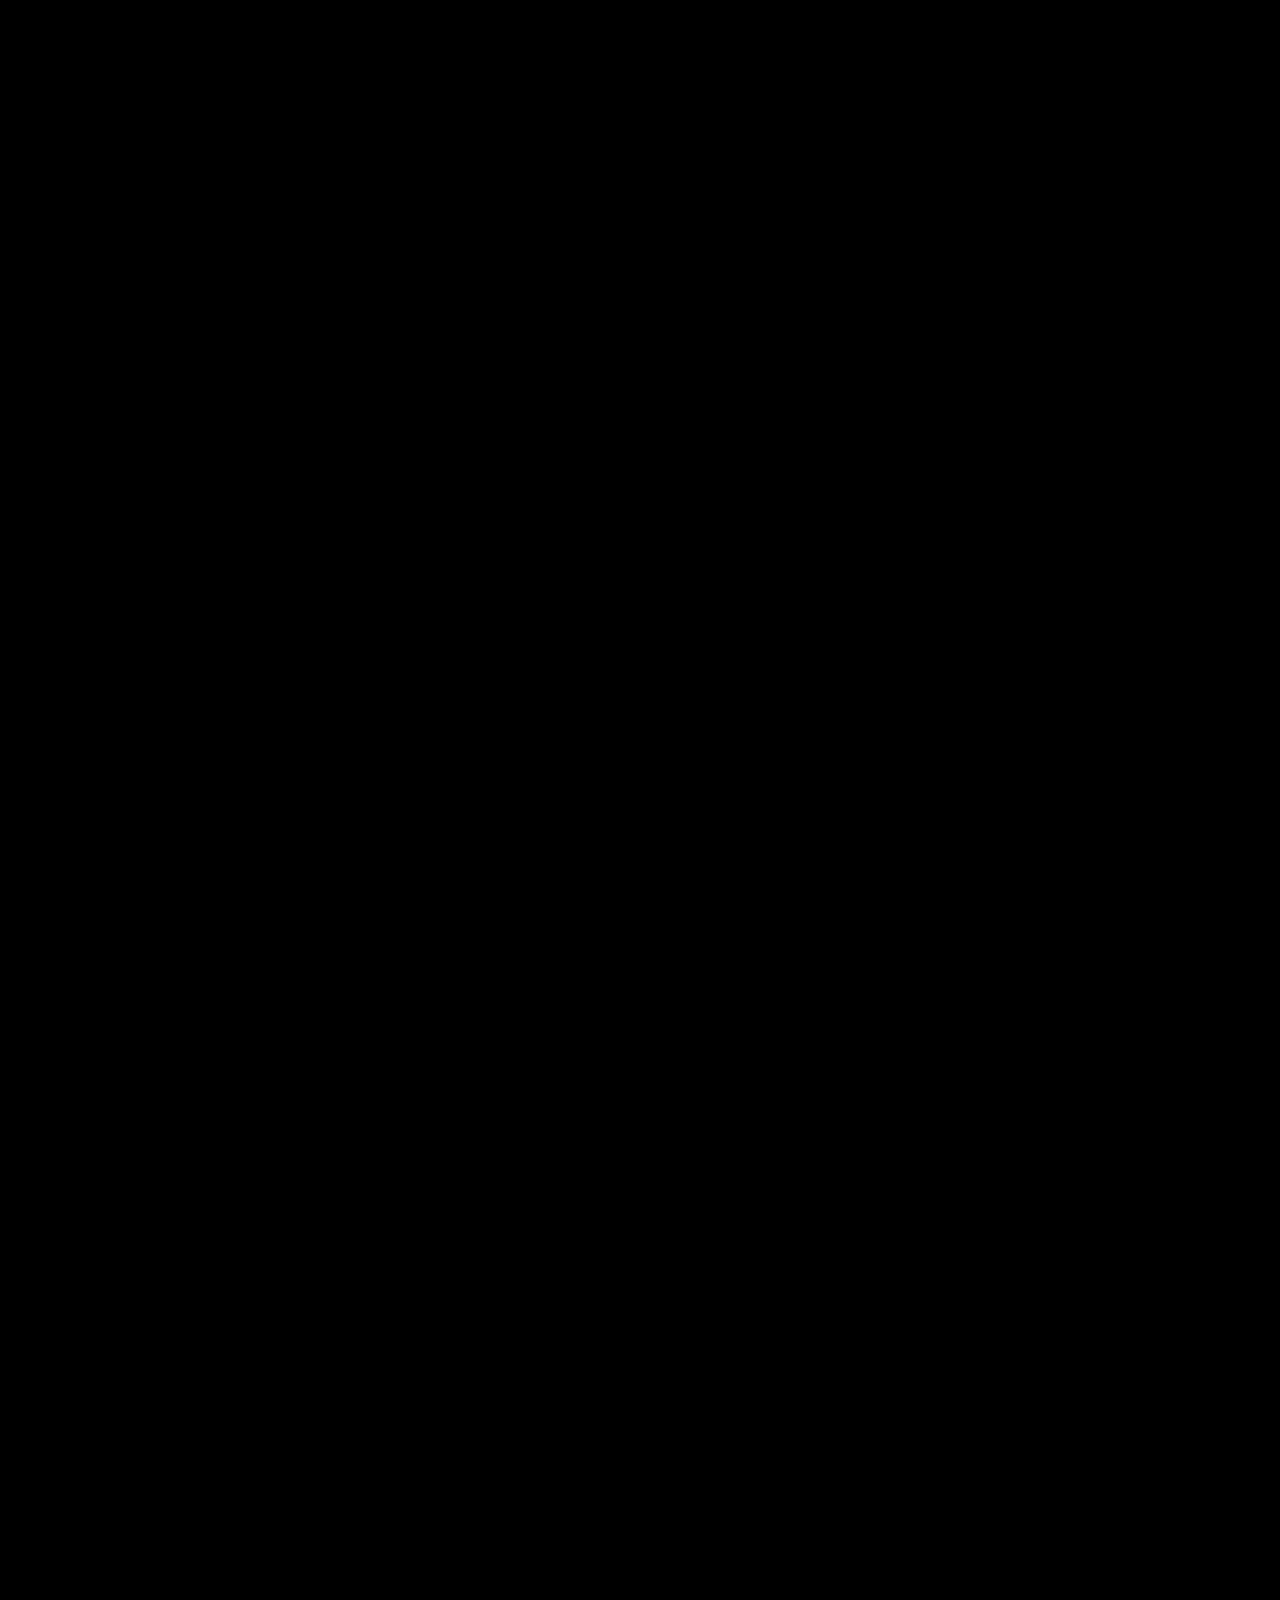
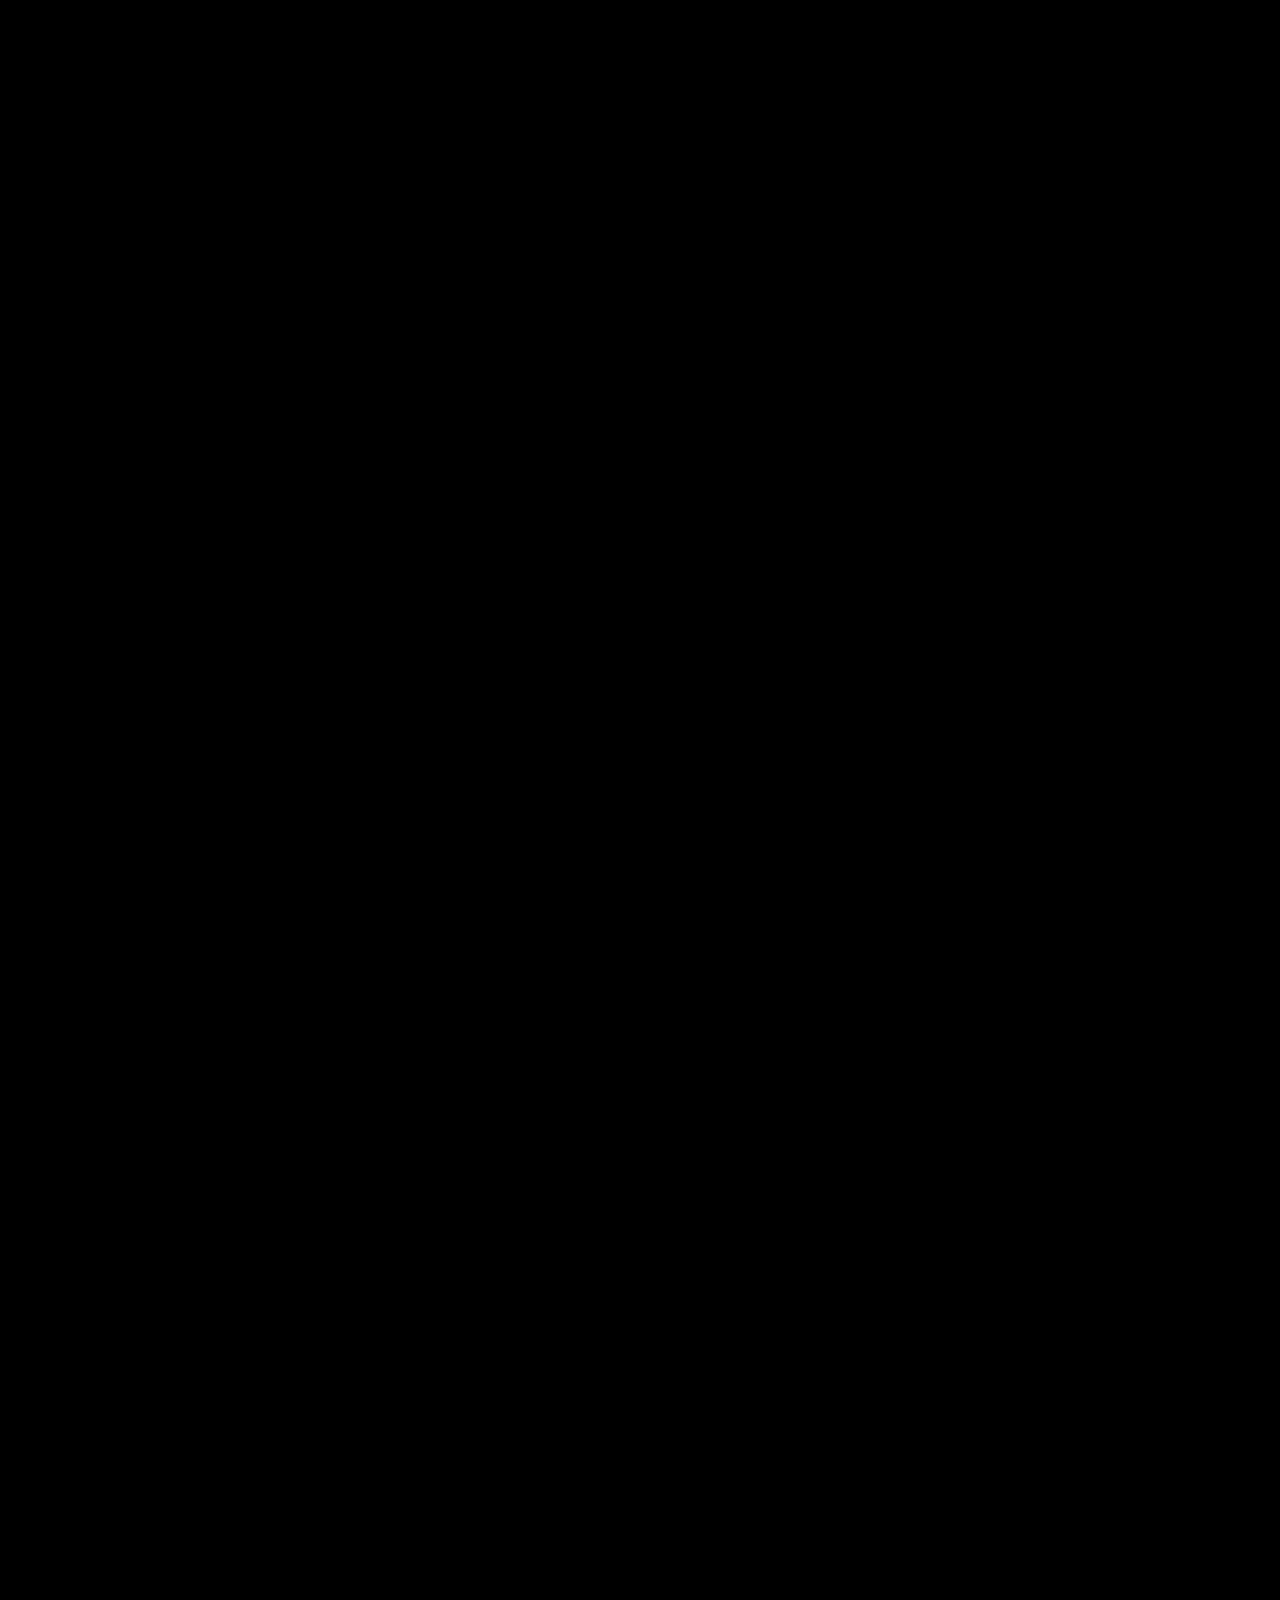
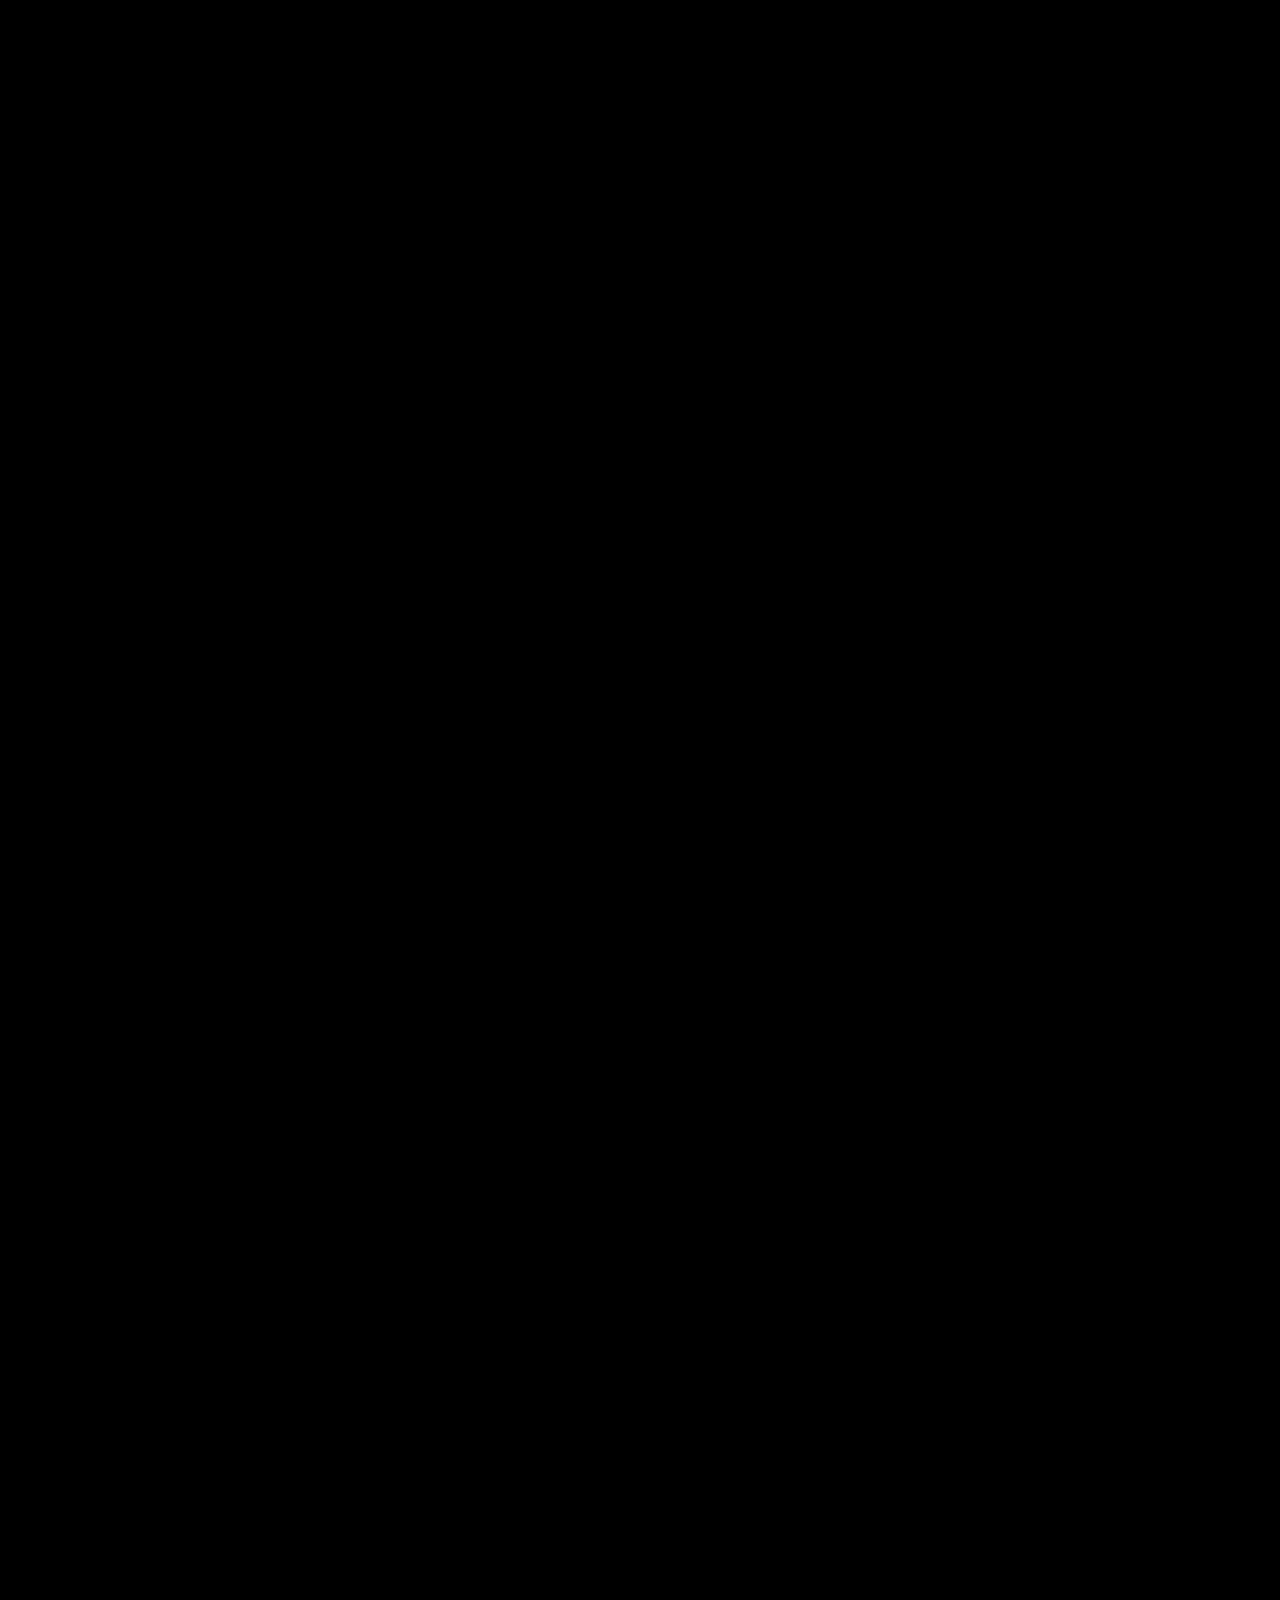
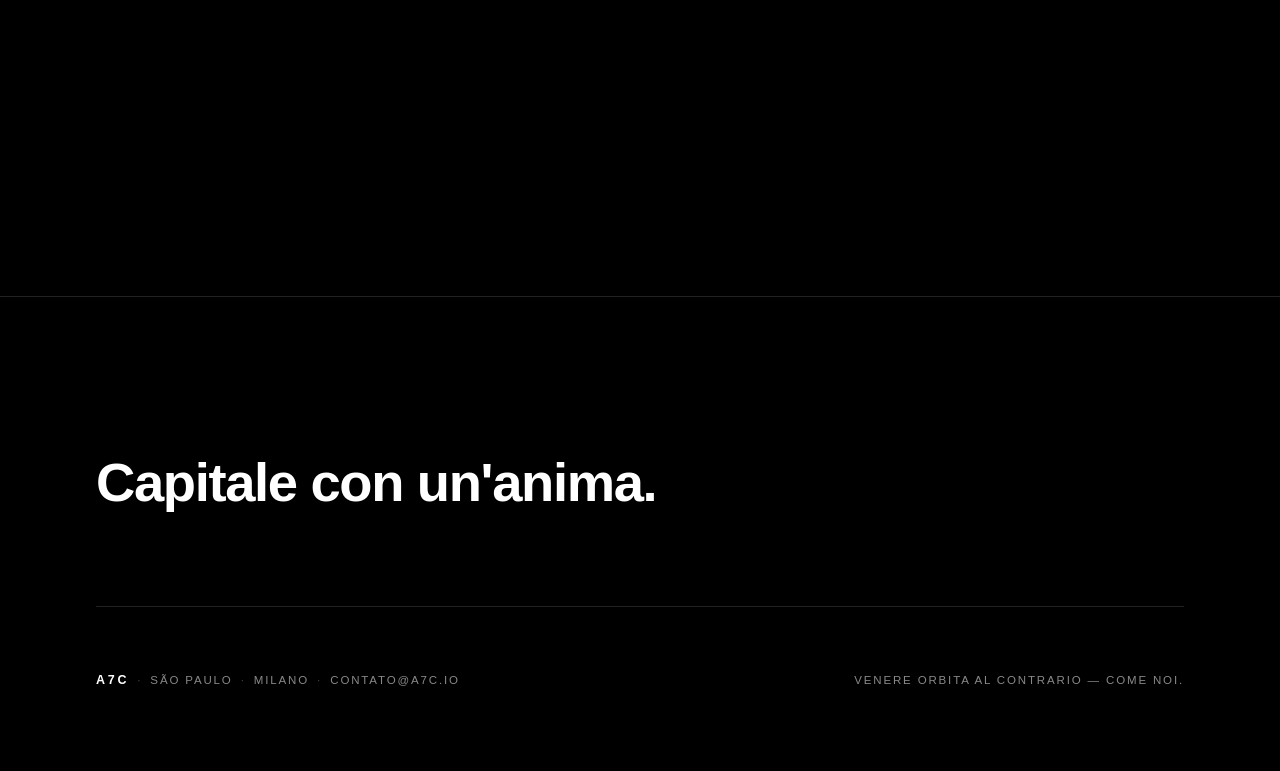
<file: manifesto.html>
<!DOCTYPE html>
<html lang="pt">
<head>
<meta charset="UTF-8" />
<meta name="viewport" content="width=device-width, initial-scale=1.0" />
<title>A7C · Manifesto</title>
<meta name="description" content="O manifesto da A7C — capital com alma, contado pelo movimento dos corpos celestes." />
<link rel="stylesheet" href="assets/system.css" />
</head>
<body class="mani">

<!-- NAV global -->
<header class="nav" id="nav">
  <a href="index.html" class="wordmark" aria-label="A7C — início">A7C</a>
  <nav class="nav-center" aria-label="Navegação principal">
    <ul class="nav-links">
      <li><a href="sobre.html" data-i18n="nav.about">Sobre</a></li>
      <li><a href="tese.html" data-i18n="nav.thesis">Tese</a></li>
      <li><a href="portfolio.html" data-i18n="nav.portfolio">Portfólio</a></li>
      <li><a href="manifesto.html" class="is-active" data-i18n="nav.manifesto">Manifesto</a></li>
      <li><a href="contato.html" data-i18n="nav.contact">Contato</a></li>
    </ul>
  </nav>
  <div class="nav-right">
    <div class="lang" role="group" aria-label="Idioma"></div>
  </div>
</header>

<!-- Sequência de cenas (dirigida por scroll) -->
<section class="scenes" id="scenes">
  <div class="stage">
    <canvas id="mani-canvas" aria-hidden="true"></canvas>
    <div class="mani-head">
      <span class="mani-eyebrow" id="maniKicker">MANIFESTO · 01 / 07</span>
      <h1 id="mani-line" class="mani-title" aria-live="polite"></h1>
      <p id="mani-sub" class="mani-sub"></p>
    </div>
    <div id="dots" class="scene-dots" aria-hidden="true"></div>
    <div id="scrollHint" class="scroll-hint-m">
      <span data-i18n="hero.scroll">Role</span>
      <span class="arrowdown" aria-hidden="true">↓</span>
    </div>
  </div>
</section>

<!-- Rodapé global (aparece ao fim da jornada) -->
<footer class="mani-end">
  <div class="wrap">
    <p class="end-quote" data-i18n="hero.line1">Capital com alma.</p>
    <div class="foot">
      <div class="dotline">
        <span class="wordmark" style="font-size:.78rem">A7C</span>
        <span class="dot">·</span><span>São Paulo</span>
        <span class="dot">·</span><span>Milano</span>
        <span class="dot">·</span><a href="mailto:contato@a7c.io">contato@a7c.io</a>
      </div>
      <div class="foot-meta">
        <span data-i18n="foot.venus" class="muted">Vênus orbita ao contrário — assim como nós.</span>
      </div>
    </div>
  </div>
</footer>

<style>
  body.mani { background: var(--black); }
  .mani .nav { background: transparent; border-bottom: 0; }
  .mani .nav.is-scrolled { background: rgba(0,0,0,0.5); backdrop-filter: blur(12px); -webkit-backdrop-filter: blur(12px); }

  /* secção alta cuja altura é definida via JS; palco fica fixo (pin) */
  .scenes { position: relative; }
  .stage {
    position: sticky; top: 0;
    height: 100vh; height: 100svh;
    overflow: hidden;
  }
  #mani-canvas { position: absolute; inset: 0; z-index: 0; display: block; }

  /* título gigante fundido à cena (pode atravessar os corpos) */
  .mani-head {
    position: absolute; top: clamp(84px, 13vh, 150px); left: 0; right: 0;
    z-index: 3; text-align: center; pointer-events: none;
    padding-inline: clamp(20px, 5vw, 60px);
  }
  .mani-eyebrow {
    display: block; font-size: 11px; letter-spacing: 0.34em; text-transform: uppercase;
    color: var(--gray-1); margin-bottom: 18px; font-weight: 500;
  }
  .mani-title {
    margin: 0 auto; max-width: 18ch;
    font-weight: 800; letter-spacing: -0.025em; line-height: 0.96;
    font-size: clamp(2.4rem, 7vw, 6rem);
    color: #fff;
    text-shadow: 0 2px 50px rgba(0,0,0,0.55), 0 0 3px rgba(0,0,0,0.45);
    text-wrap: balance;
  }
  .mani-title .word { display: inline-block; overflow: hidden; vertical-align: top; padding-bottom: 0.12em; margin-bottom: -0.12em; }
  .mani-title .inner {
    display: inline-block; transform: translateY(118%); opacity: 0;
    transition: transform 0.8s var(--ease), opacity 0.8s var(--ease);
    will-change: transform, opacity;
  }
  .mani-title.in .inner { transform: translateY(0); opacity: 1; }
  .mani-title.out .inner { transform: translateY(-118%); opacity: 0; transition-duration: 0.55s; transition-delay: 0s !important; }
  .mani-sub {
    margin: clamp(16px,2.4vh,26px) auto 0; max-width: 42ch;
    font-size: clamp(0.95rem, 1.5vw, 1.3rem); font-weight: 400; line-height: 1.4;
    color: #cfcfcf; letter-spacing: 0.01em;
    opacity: 0; transform: translateY(10px);
    transition: opacity 0.7s var(--ease), transform 0.7s var(--ease); transition-delay: 0.25s;
    text-shadow: 0 0 30px rgba(0,0,0,0.6);
  }
  .mani-sub.in { opacity: 1; transform: none; }
  .mani-sub.out { opacity: 0; transform: translateY(-8px); transition-delay: 0s; }

  /* indicador de cenas */
  .scene-dots {
    position: absolute; z-index: 3;
    right: clamp(20px, 3vw, 40px); top: 50%; transform: translateY(-50%);
    display: flex; flex-direction: column; gap: 12px;
  }
  .scene-dot { width: 6px; height: 6px; border-radius: 50%; border: 1px solid var(--gray-2); transition: background .4s var(--ease), border-color .4s var(--ease), transform .4s var(--ease); }
  .scene-dot.on { background: var(--white); border-color: var(--white); transform: scale(1.25); }

  /* dica de scroll (some ao iniciar) */
  .scroll-hint-m {
    position: absolute; z-index: 3; left: 50%; bottom: clamp(26px, 5vh, 48px);
    transform: translateX(-50%);
    display: flex; flex-direction: column; align-items: center; gap: 10px;
    font-size: var(--label); text-transform: uppercase; letter-spacing: 0.26em; color: var(--gray-1);
    transition: opacity .6s var(--ease);
  }
  .scroll-hint-m .arrowdown { animation: bob 2.4s var(--ease) infinite; }
  @keyframes bob { 0%,100% { transform: translateY(0); opacity:.5 } 50% { transform: translateY(6px); opacity:1 } }

  /* rodapé final */
  .mani-end { position: relative; z-index: 2; background: var(--black); padding: clamp(70px,16vh,180px) 0 clamp(28px,4vh,44px); border-top: 1px solid var(--gray-3); }
  .end-quote { font-size: clamp(1.8rem, 5vw, 3.4rem); font-weight: 600; letter-spacing: -0.025em; margin: 0 0 clamp(50px,9vh,110px); }
  .foot-meta { font-size: var(--label); text-transform: uppercase; letter-spacing: 0.16em; }

  @media (max-width: 760px) {
    .mani-title { font-size: clamp(2rem, 9vw, 3.4rem); max-width: none; }
    .mani-head { top: clamp(74px, 11vh, 120px); padding-inline: 20px; }
    .scene-dots { right: 12px; gap: 9px; }
    .mani-sub { font-size: 0.92rem; }
    .end-quote { font-size: clamp(1.4rem, 6vw, 2.4rem); }
  }
  @media (max-width: 400px) {
    .mani-eyebrow { font-size: 9px; letter-spacing: 0.22em; }
    .mani-title { font-size: clamp(1.7rem, 10vw, 2.4rem); line-height: 1.02; }
    .scroll-hint-m { font-size: 9px; }
  }
  @media (prefers-reduced-motion: reduce) {
    .mani-title .inner { transform: none; transition: opacity .5s var(--ease); }
    .mani-title.out .inner { transform: none; }
    .scroll-hint-m .arrowdown { animation: none; }
  }
</style>

<script src="assets/i18n.js"></script>
<script src="assets/manifesto-scenes.js"></script>
<script>
  (function () {
    const nav = document.getElementById('nav');
    const hint = document.getElementById('scrollHint');
    const onScroll = () => {
      const y = window.scrollY || 0;
      nav.classList.toggle('is-scrolled', y > 24);
      if (hint) hint.style.opacity = y > 40 ? '0' : '1';
    };
    window.addEventListener('scroll', onScroll, { passive: true });
    onScroll();
  })();
</script>

</body>
</html>
</file>
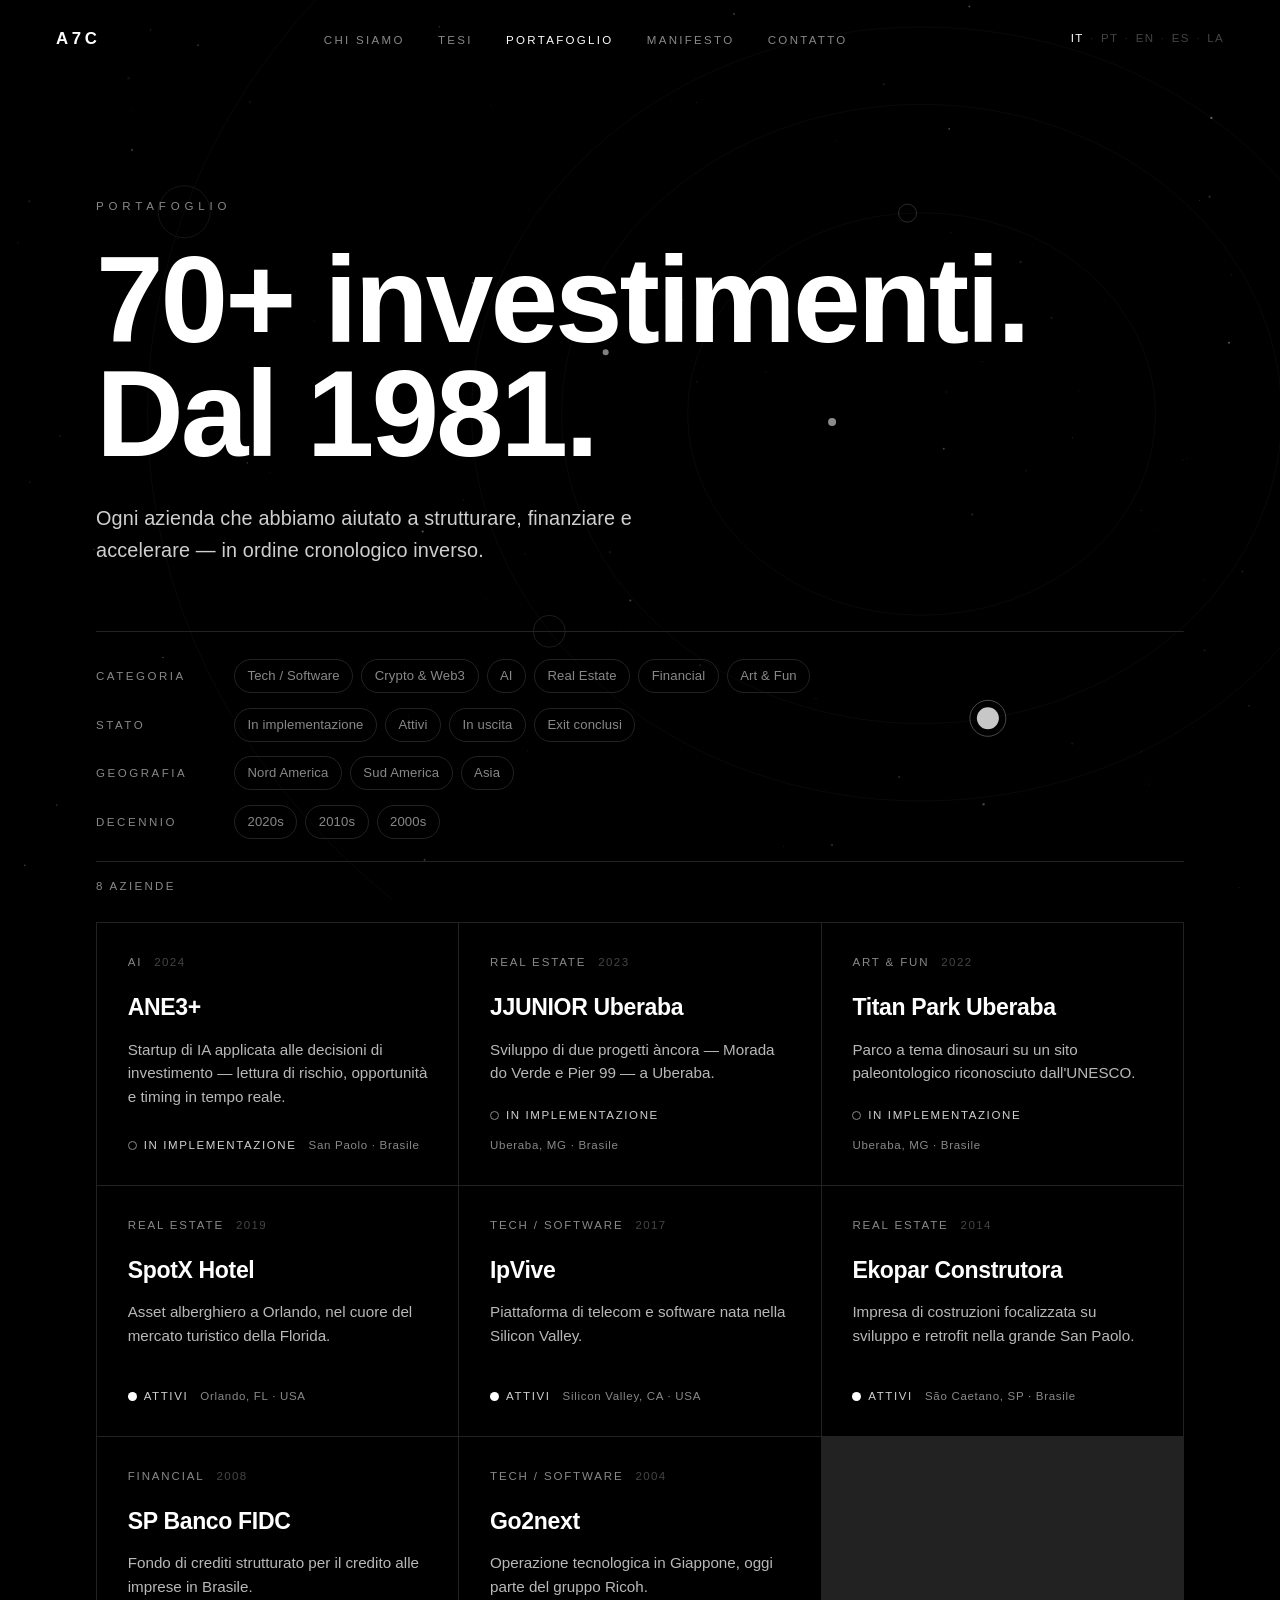
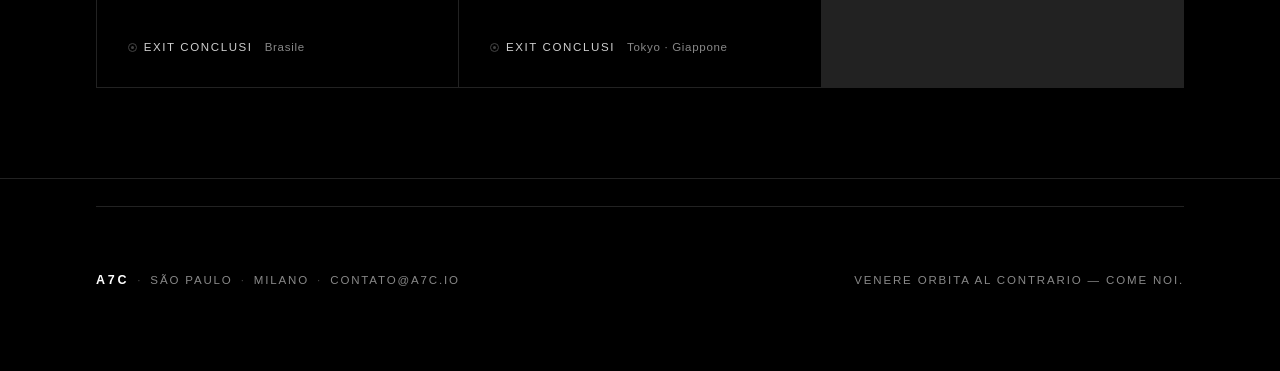
<file: portfolio.html>
<!DOCTYPE html>
<html lang="pt">
<head>
<meta charset="UTF-8" />
<meta name="viewport" content="width=device-width, initial-scale=1.0" />
<title>A7C · Portfólio</title>
<meta name="description" content="O portfólio da A7C — 70+ investimentos desde 1981, em seis categorias de tese e três continentes." />
<link rel="stylesheet" href="assets/system.css" />
</head>
<body>

<canvas id="celestial" aria-hidden="true"></canvas>

<!-- NAV global -->
<header class="nav" id="nav">
  <a href="index.html" class="wordmark" aria-label="A7C — início">A7C</a>
  <nav class="nav-center" aria-label="Navegação principal">
    <ul class="nav-links">
      <li><a href="sobre.html" data-i18n="nav.about">Sobre</a></li>
      <li><a href="tese.html" data-i18n="nav.thesis">Tese</a></li>
      <li><a href="portfolio.html" class="is-active" data-i18n="nav.portfolio">Portfólio</a></li>
      <li><a href="manifesto.html" data-i18n="nav.manifesto">Manifesto</a></li>
      <li><a href="contato.html" data-i18n="nav.contact">Contato</a></li>
    </ul>
  </nav>
  <div class="nav-right">
    <div class="lang" role="group" aria-label="Idioma"></div>
  </div>
</header>

<main class="shell">

  <section class="page-head">
    <div class="wrap">
      <p class="eyebrow reveal" data-i18n="nav.portfolio">Portfólio</p>
      <h1 class="display reveal head-title" data-i18n="port.title">70+ investimentos. Desde 1981.</h1>
      <p class="lead reveal head-dek" data-i18n="port.dek">
        Cada empresa que ajudamos a estruturar, investir e acelerar — em ordem cronológica reversa.
      </p>
    </div>
  </section>

  <!-- FILTROS -->
  <section class="filter-band">
    <div class="wrap">
      <div id="filters" class="filters"></div>
      <div class="filter-foot">
        <span id="count" class="count muted">—</span>
        <button id="clearFilters" type="button" class="clear-btn">↺ Limpar filtros</button>
      </div>
    </div>
  </section>

  <!-- GRID -->
  <section class="grid-band">
    <div class="wrap">
      <div id="grid" class="pgrid"></div>
      <p id="empty" class="empty muted">Nenhuma empresa nesta seleção.</p>
    </div>
  </section>

  <!-- RODAPÉ -->
  <section class="end">
    <div class="wrap">
      <footer class="foot">
        <div class="dotline">
          <span class="wordmark" style="font-size:.78rem">A7C</span>
          <span class="dot">·</span><span>São Paulo</span>
          <span class="dot">·</span><span>Milano</span>
          <span class="dot">·</span><a href="mailto:contato@a7c.io">contato@a7c.io</a>
        </div>
        <div class="foot-meta">
          <span data-i18n="foot.venus" class="muted">Vênus orbita ao contrário — assim como nós.</span>
        </div>
      </footer>
    </div>
  </section>

</main>

<!-- MODAL DE DETALHE -->
<div id="modal" class="modal" aria-hidden="true" role="dialog" aria-modal="true">
  <div class="modal-panel">
    <button class="modal-close" data-close aria-label="Fechar">✕</button>
    <span class="modal-orb" aria-hidden="true"></span>
    <div id="modalBody" class="modal-body"></div>
  </div>
</div>

<style>
  .page-head {
    padding-top: clamp(140px, 22vh, 240px);
    padding-bottom: clamp(28px, 5vh, 56px);
  }
  .head-title { margin-top: clamp(18px, 3vh, 32px); max-width: 16ch; }
  .head-dek { margin-top: clamp(24px, 3.5vh, 40px); max-width: 50ch; }

  /* ----- FILTROS ----- */
  .filter-band { padding-bottom: clamp(20px, 3vh, 36px); }
  .filters { display: flex; flex-direction: column; gap: clamp(12px, 1.6vh, 18px); border-top: 1px solid var(--gray-3); padding-top: clamp(22px,3vh,32px); }
  .fgroup { display: grid; grid-template-columns: 120px 1fr; gap: 18px; align-items: baseline; }
  .fgroup-label {
    font-size: var(--label); text-transform: uppercase; letter-spacing: 0.22em;
    color: var(--gray-1); padding-top: 0.55em;
  }
  .fchips { display: flex; flex-wrap: wrap; gap: 8px; }
  .chip {
    font: inherit;
    font-size: 0.82rem;
    letter-spacing: 0.01em;
    color: var(--gray-1);
    background: transparent;
    border: 1px solid var(--gray-3);
    border-radius: 999px;
    padding: 0.45em 0.95em;
    cursor: pointer;
    transition: color .35s var(--ease), border-color .35s var(--ease), background .35s var(--ease);
  }
  .chip:hover { color: var(--white); border-color: var(--gray-2); }
  .chip.is-on { color: var(--black); background: var(--white); border-color: var(--white); }

  .filter-foot {
    display: flex; align-items: center; justify-content: space-between;
    gap: 16px; margin-top: clamp(16px,2.4vh,24px);
    border-top: 1px solid var(--gray-3); padding-top: 16px;
  }
  .count { font-size: var(--label); text-transform: uppercase; letter-spacing: 0.2em; }
  .clear-btn {
    font: inherit; font-size: var(--label); text-transform: uppercase; letter-spacing: 0.18em;
    color: var(--gray-1); background: none; border: 0; cursor: pointer; display: none; align-items: center; gap: 0.5em;
    transition: color .3s var(--ease);
  }
  .clear-btn:hover { color: var(--white); }

  /* ----- GRID ----- */
  .grid-band { padding-bottom: clamp(60px, 10vh, 130px); }
  .pgrid {
    display: grid;
    grid-template-columns: repeat(auto-fill, minmax(300px, 1fr));
    gap: 1px;
    background: var(--gray-3);
    border: 1px solid var(--gray-3);
  }
  .pcard {
    position: relative;
    text-align: left;
    font: inherit; color: inherit;
    background: var(--black);
    border: 0;
    padding: clamp(24px, 2.4vw, 34px);
    min-height: 250px;
    display: flex; flex-direction: column;
    cursor: pointer;
    transition: background .5s var(--ease);
  }
  .pcard:hover { background: #070707; }
  .pcard-top { display: flex; align-items: baseline; justify-content: space-between; gap: 12px; }
  .pcat { font-size: var(--label); text-transform: uppercase; letter-spacing: 0.16em; color: var(--gray-1); }
  .pyear { font-size: var(--label); letter-spacing: 0.12em; color: var(--gray-2); font-variant-numeric: tabular-nums; }
  .pname { font-size: clamp(1.3rem, 1.8vw, 1.65rem); font-weight: 600; letter-spacing: -0.015em; margin: 18px 0 0; }
  .pdesc { font-size: 0.95rem; line-height: 1.55; color: #b8b8b8; margin: 12px 0 0; max-width: 36ch; }
  .pmeta {
    margin-top: auto; padding-top: 22px;
    display: flex; align-items: center; justify-content: space-between; gap: 12px; flex-wrap: wrap;
    font-size: var(--label); letter-spacing: 0.06em;
  }
  .pstatus { display: inline-flex; align-items: center; gap: 0.6em; text-transform: uppercase; letter-spacing: 0.14em; color: #cfcfcf; white-space: nowrap; }
  .pgeo { color: var(--gray-1); }
  .pexit-tag {
    position: absolute; top: clamp(24px,2.4vw,34px); right: clamp(24px,2.4vw,34px);
    display: none;
  }

  /* glifo de status — corpos celestes */
  .glyph { width: 9px; height: 9px; border-radius: 50%; display: inline-block; flex: none; }
  .glyph.st-impl  { border: 1px solid var(--gray-1); background: transparent; }
  .glyph.st-ativo { background: var(--white); }
  .glyph.st-saida { background: var(--gray-1); box-shadow: 0 0 0 2px rgba(255,255,255,0.12); }
  .glyph.st-exit  { border: 1px solid var(--gray-2); background: transparent; position: relative; }
  .glyph.st-exit::after { content:""; position:absolute; inset: 2px; border-radius:50%; background: var(--gray-2); }

  .empty { display: none; padding: clamp(50px,10vh,110px) 0; text-align: center; font-size: 1.1rem; letter-spacing: 0.02em; }

  .end { padding: clamp(20px,3vh,40px) 0 clamp(28px, 4vh, 44px); border-top: 1px solid var(--gray-3); }
  .foot-meta { font-size: var(--label); text-transform: uppercase; letter-spacing: 0.16em; }

  /* ----- MODAL ----- */
  .modal {
    position: fixed; inset: 0; z-index: 100;
    display: flex; align-items: center; justify-content: center;
    padding: var(--gutter);
    background: rgba(0,0,0,0.72);
    backdrop-filter: blur(8px); -webkit-backdrop-filter: blur(8px);
    opacity: 0; visibility: hidden;
    transition: opacity .4s var(--ease), visibility .4s var(--ease);
  }
  .modal.open { opacity: 1; visibility: visible; }
  .modal-panel {
    position: relative;
    width: min(620px, 100%);
    max-height: 86vh; overflow: auto;
    background: #060606;
    border: 1px solid var(--gray-2);
    padding: clamp(32px, 4vw, 56px);
    transform: translateY(16px) scale(0.99);
    transition: transform .5s var(--ease);
  }
  .modal.open .modal-panel { transform: none; }
  .modal-close {
    position: absolute; top: 18px; right: 18px;
    width: 38px; height: 38px; border-radius: 50%;
    background: transparent; border: 1px solid var(--gray-2); color: var(--gray-1);
    font-size: 0.9rem; cursor: pointer; line-height: 1;
    transition: color .3s var(--ease), border-color .3s var(--ease), transform .5s var(--ease);
  }
  .modal-close:hover { color: var(--white); border-color: var(--white); transform: rotate(90deg); }
  .modal-orb {
    position: absolute; top: -22px; left: clamp(32px,4vw,56px);
    width: 12px; height: 12px; border-radius: 50%; background: var(--white);
    box-shadow: 0 0 0 8px rgba(255,255,255,0.06);
  }
  .m-cat { font-size: var(--label); text-transform: uppercase; letter-spacing: 0.22em; color: var(--gray-1); }
  .m-name { font-size: clamp(2rem, 4vw, 3rem); font-weight: 700; letter-spacing: -0.025em; line-height: 1.02; margin: 14px 0 0; }
  .m-year { font-size: var(--label); letter-spacing: 0.16em; color: var(--gray-1); margin-top: 10px; font-variant-numeric: tabular-nums; }
  .m-desc { font-size: 1.15rem; line-height: 1.6; color: #d6d6d6; margin: clamp(22px,3vh,34px) 0 0; max-width: 46ch; }
  .m-rows { margin-top: clamp(26px,4vh,38px); border-top: 1px solid var(--gray-3); }
  .drow { display: grid; grid-template-columns: 140px 1fr; gap: 18px; padding: 15px 0; border-bottom: 1px solid var(--gray-3); align-items: baseline; }
  .dlabel { font-size: var(--label); text-transform: uppercase; letter-spacing: 0.2em; color: var(--gray-1); }
  .dvalue { font-size: 1rem; color: #e6e6e6; }
  .m-exit { margin-top: clamp(24px,3.5vh,34px); padding: 22px 24px; border: 1px solid var(--gray-2); }
  .m-exit-k { font-size: var(--label); text-transform: uppercase; letter-spacing: 0.22em; color: var(--white); }
  .m-exit p { margin: 10px 0 0; color: #cfcfcf; line-height: 1.55; }

  @media (max-width: 720px) {
    .fgroup { grid-template-columns: 1fr; gap: 8px; }
    .fgroup-label { padding-top: 0; }
    .drow { grid-template-columns: 1fr; gap: 4px; }
  }
</style>

<script src="assets/i18n.js"></script>
<script src="assets/nav.js"></script>
<script src="assets/portfolio-data.js"></script>
<script src="assets/portfolio-render.js"></script>
<script src="assets/celestial.js"></script>
<script>
  (function () {
    const nav = document.getElementById('nav');
    const onScroll = () => nav.classList.toggle('is-scrolled', (window.scrollY || 0) > 24);
    window.addEventListener('scroll', onScroll, { passive: true });
    onScroll();
  })();
  (function () {
    const els = Array.from(document.querySelectorAll('.reveal'));
    const inView = (el) => { const r = el.getBoundingClientRect(); return r.top < (window.innerHeight||0)*0.95 && r.bottom > 0; };
    requestAnimationFrame(() => els.forEach(e => { if (inView(e)) e.classList.add('in'); }));
    if ('IntersectionObserver' in window) {
      const io = new IntersectionObserver((es) => es.forEach(e => { if (e.isIntersecting) { e.target.classList.add('in'); io.unobserve(e.target); } }), { threshold: 0.12, rootMargin: '0px 0px -6% 0px' });
      els.forEach(e => { if (!e.classList.contains('in')) io.observe(e); });
    } else { els.forEach(e => e.classList.add('in')); }
    window.addEventListener('load', () => setTimeout(() => els.forEach(e => e.classList.add('in')), 400));
  })();
</script>

</body>
</html>
</file>
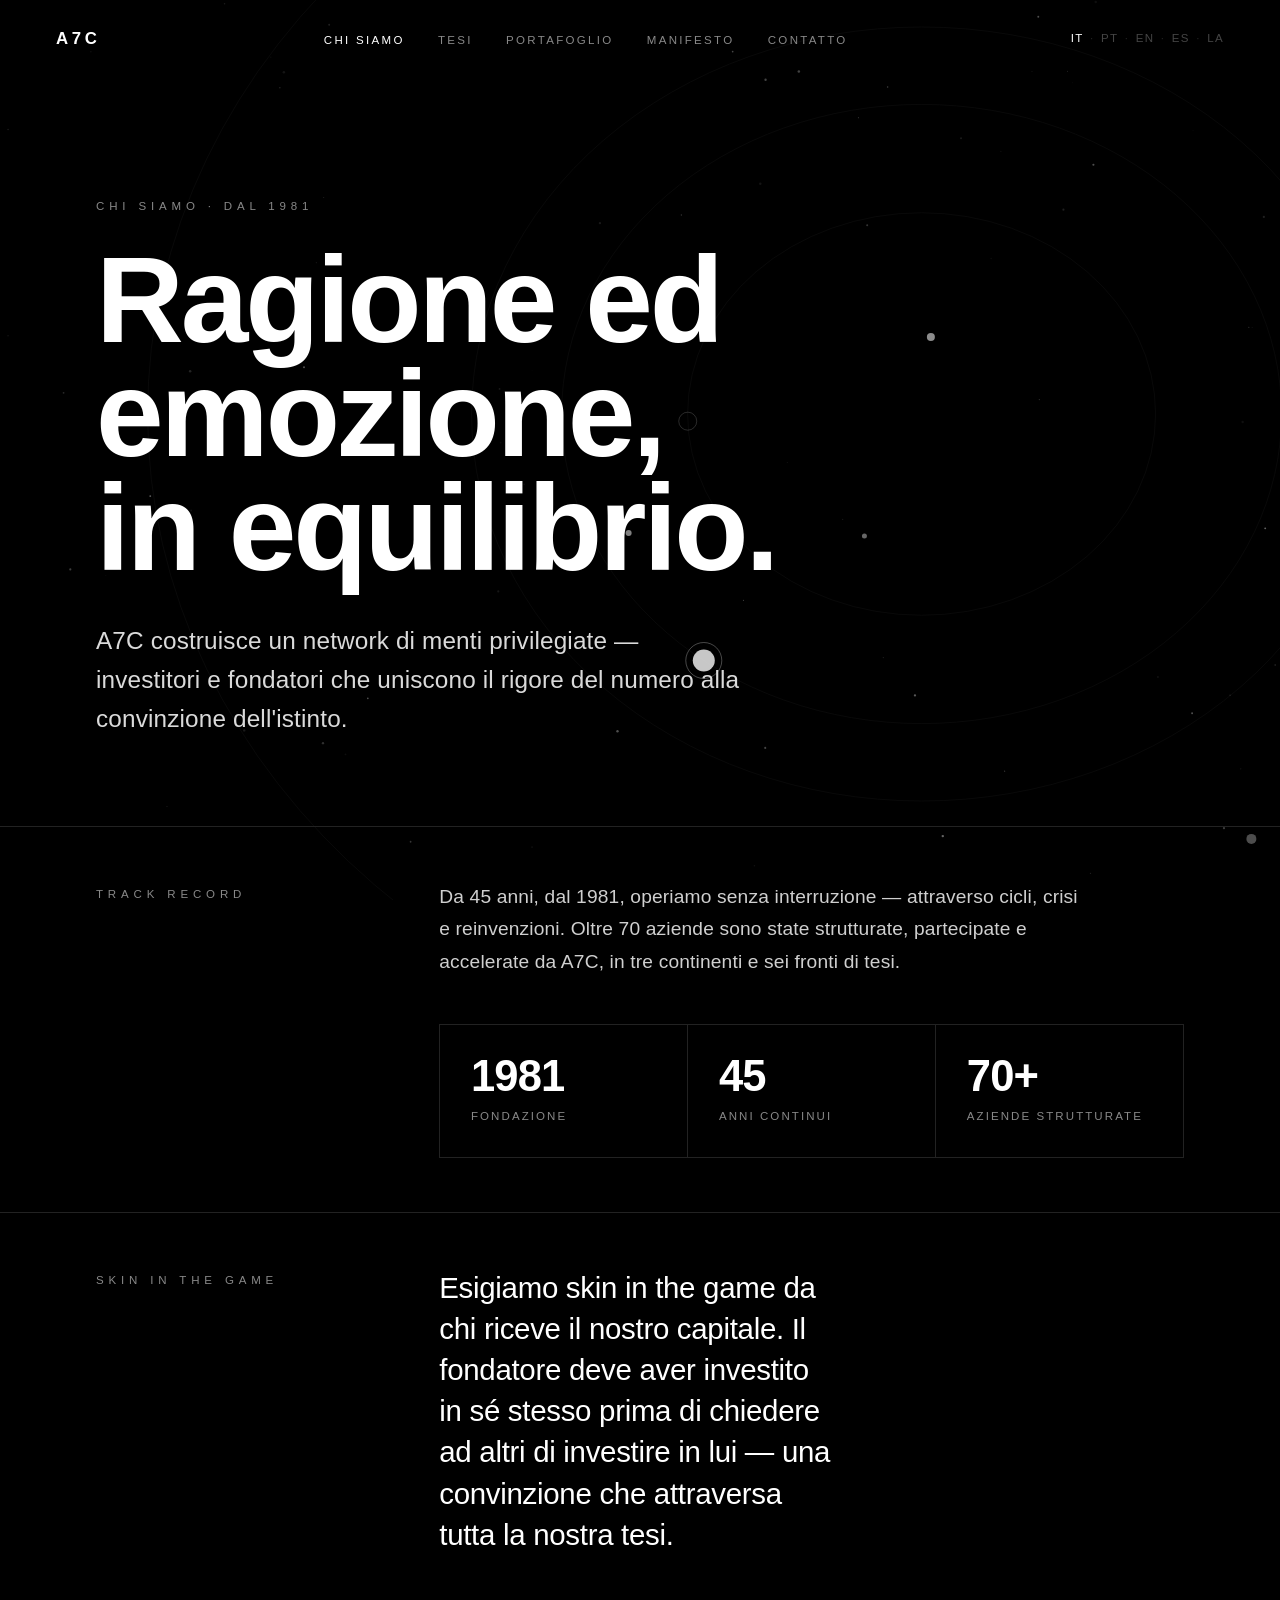
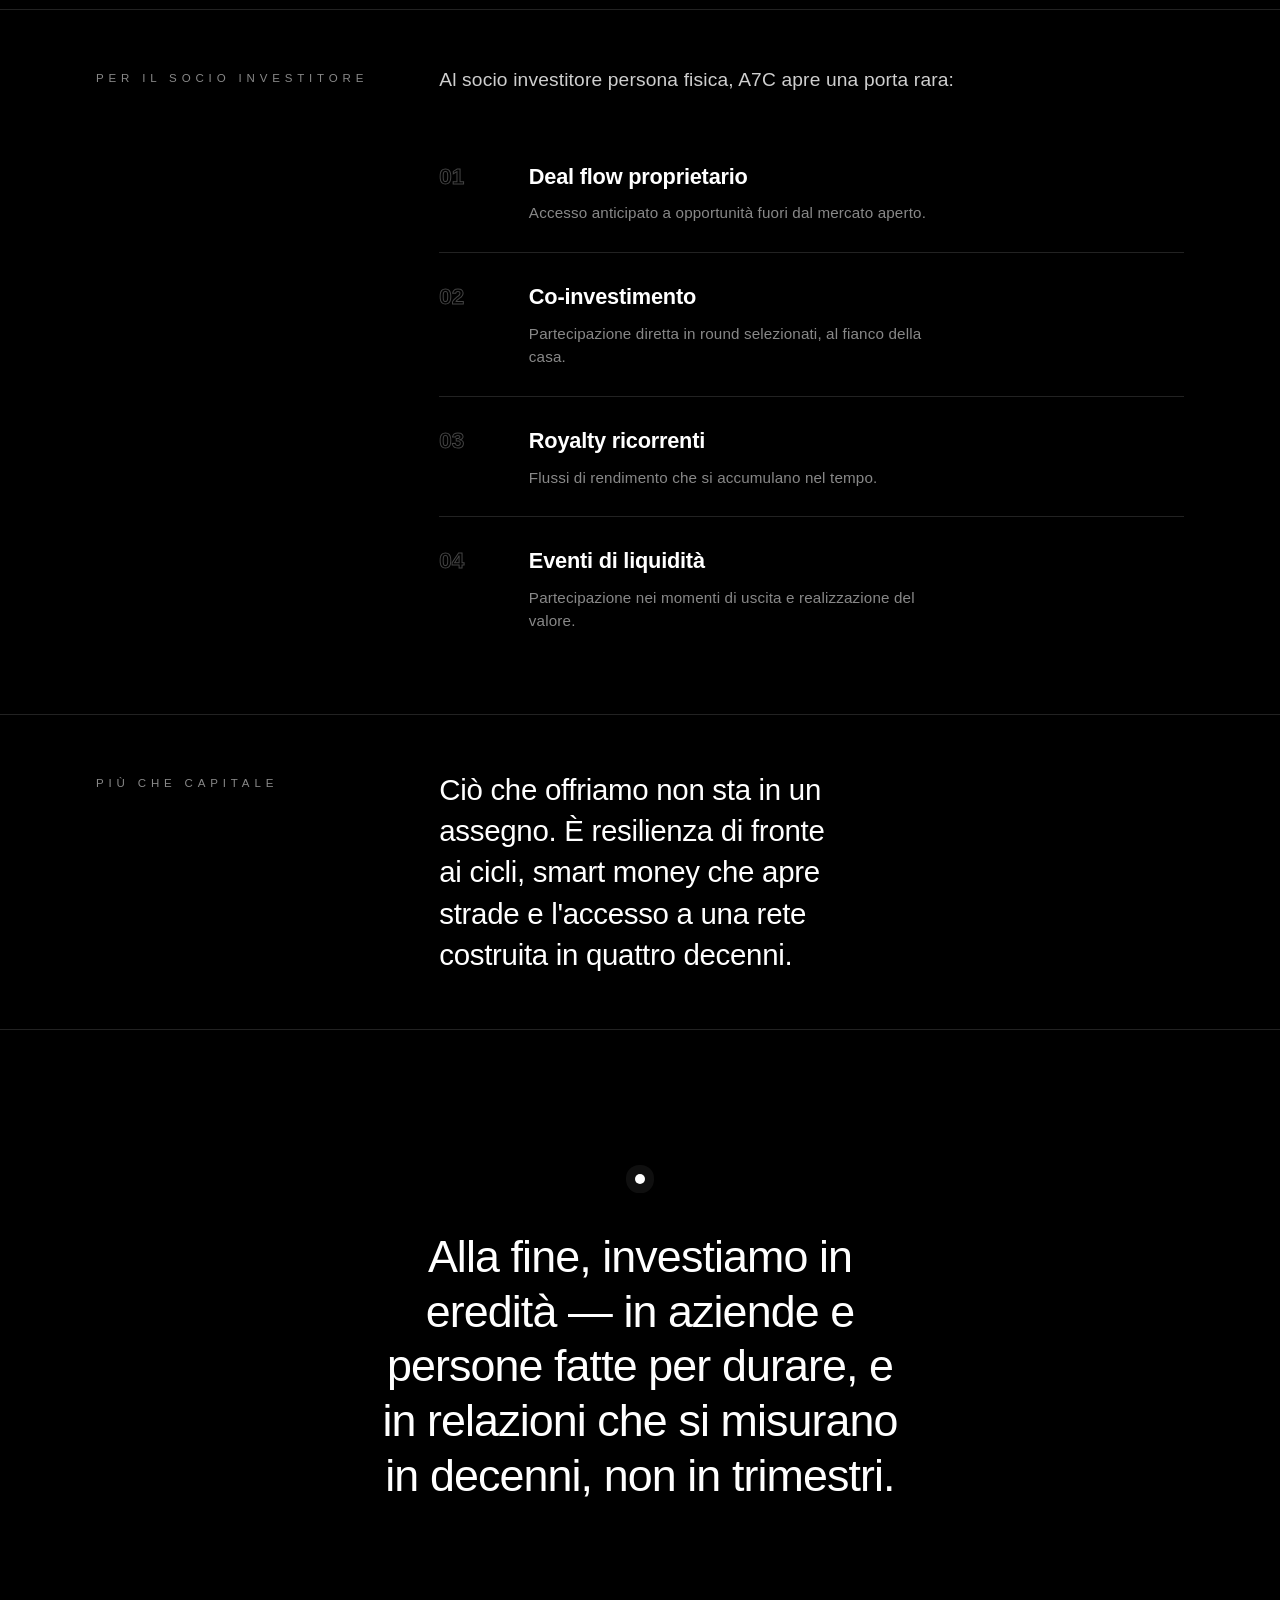
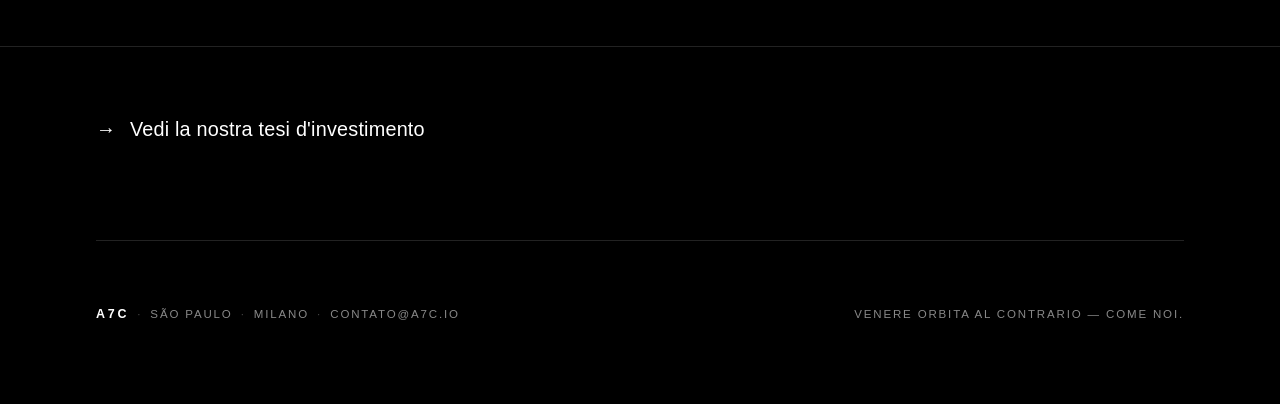
<file: sobre.html>
<!DOCTYPE html>
<html lang="pt">
<head>
<meta charset="UTF-8" />
<meta name="viewport" content="width=device-width, initial-scale=1.0" />
<title>A7C · Sobre</title>
<meta name="description" content="Sobre a A7C — uma rede de mentes que equilibram razão e emoção, desde 1981." />
<link rel="stylesheet" href="assets/system.css" />
</head>
<body>

<canvas id="celestial" aria-hidden="true"></canvas>

<!-- NAV global -->
<header class="nav" id="nav">
  <a href="index.html" class="wordmark" aria-label="A7C — início">A7C</a>
  <nav class="nav-center" aria-label="Navegação principal">
    <ul class="nav-links">
      <li><a href="sobre.html" class="is-active" data-i18n="nav.about">Sobre</a></li>
      <li><a href="tese.html" data-i18n="nav.thesis">Tese</a></li>
      <li><a href="portfolio.html" data-i18n="nav.portfolio">Portfólio</a></li>
      <li><a href="manifesto.html" data-i18n="nav.manifesto">Manifesto</a></li>
      <li><a href="contato.html" data-i18n="nav.contact">Contato</a></li>
    </ul>
  </nav>
  <div class="nav-right">
    <div class="lang" role="group" aria-label="Idioma"></div>
  </div>
</header>

<main class="shell">

  <!-- ABERTURA -->
  <section class="page-head">
    <div class="wrap">
      <p class="eyebrow reveal" data-i18n="sobre.label">Sobre · Desde 1981</p>
      <h1 class="display reveal head-title" data-i18n="sobre.title">Razão e emoção, em equilíbrio.</h1>
      <p class="lead reveal head-dek" data-i18n="sobre.dek">
        A A7C constrói um networking de mentes privilegiadas — investidores e fundadores que unem o rigor do número à convicção do instinto.
      </p>
    </div>
  </section>

  <!-- TRACK RECORD -->
  <section class="long">
    <div class="wrap long-grid">
      <p class="eyebrow col-kicker reveal" data-i18n="sobre.track.kicker">Track record</p>
      <div class="col-body">
        <p class="prose reveal" data-i18n="sobre.track.p">
          Há 45 anos, desde 1981, operamos sem interrupção — atravessando ciclos, crises e reinvenções. Mais de 70 empresas foram estruturadas, investidas e aceleradas pela A7C, em três continentes e seis frentes de tese.
        </p>
        <div class="stats3 reveal">
          <div class="s3">
            <span class="val">1981</span>
            <span class="lbl" data-i18n="sobre.stat.1">fundação</span>
          </div>
          <div class="s3">
            <span class="val">45</span>
            <span class="lbl" data-i18n="sobre.stat.2">anos contínuos</span>
          </div>
          <div class="s3">
            <span class="val">70+</span>
            <span class="lbl" data-i18n="sobre.stat.3">empresas estruturadas</span>
          </div>
        </div>
      </div>
    </div>
  </section>

  <!-- SKIN IN THE GAME -->
  <section class="long">
    <div class="wrap long-grid">
      <p class="eyebrow col-kicker reveal" data-i18n="sobre.skin.kicker">Skin in the game</p>
      <div class="col-body">
        <p class="prose prose-lg reveal" data-i18n="sobre.skin.p">
          Exigimos skin in the game de quem recebe nosso capital. O fundador precisa ter investido em si mesmo antes de pedir que outros invistam nele — convicção que atravessa toda a nossa tese.
        </p>
      </div>
    </div>
  </section>

  <!-- PARA O SÓCIO INVESTIDOR -->
  <section class="long">
    <div class="wrap long-grid">
      <p class="eyebrow col-kicker reveal" data-i18n="sobre.lp.kicker">Para o sócio investidor</p>
      <div class="col-body">
        <p class="prose reveal" data-i18n="sobre.lp.intro">Ao sócio investidor pessoa física, a A7C abre uma porta rara:</p>

        <ol class="offers">
          <li class="offer reveal">
            <span class="offer-num">01</span>
            <div>
              <h3 class="offer-t" data-i18n="sobre.lp.1.t">Deal flow proprietário</h3>
              <p class="offer-d muted" data-i18n="sobre.lp.1.d">Acesso antecipado a oportunidades fora do mercado aberto.</p>
            </div>
          </li>
          <li class="offer reveal">
            <span class="offer-num">02</span>
            <div>
              <h3 class="offer-t" data-i18n="sobre.lp.2.t">Co-investimento</h3>
              <p class="offer-d muted" data-i18n="sobre.lp.2.d">Participação direta em rodadas selecionadas, lado a lado com a casa.</p>
            </div>
          </li>
          <li class="offer reveal">
            <span class="offer-num">03</span>
            <div>
              <h3 class="offer-t" data-i18n="sobre.lp.3.t">Royalties recorrentes</h3>
              <p class="offer-d muted" data-i18n="sobre.lp.3.d">Fluxos de retorno que se acumulam ao longo do tempo.</p>
            </div>
          </li>
          <li class="offer reveal">
            <span class="offer-num">04</span>
            <div>
              <h3 class="offer-t" data-i18n="sobre.lp.4.t">Eventos de liquidez</h3>
              <p class="offer-d muted" data-i18n="sobre.lp.4.d">Participação nos momentos de saída e realização de valor.</p>
            </div>
          </li>
        </ol>
      </div>
    </div>
  </section>

  <!-- MAIS QUE CAPITAL -->
  <section class="long">
    <div class="wrap long-grid">
      <p class="eyebrow col-kicker reveal" data-i18n="sobre.more.kicker">Mais que capital</p>
      <div class="col-body">
        <p class="prose prose-lg reveal" data-i18n="sobre.more.p">
          O que oferecemos não cabe num cheque. É resiliência diante dos ciclos, smart money que abre caminhos e o acesso a uma rede construída ao longo de quatro décadas.
        </p>
      </div>
    </div>
  </section>

  <!-- LEGADO -->
  <section class="legacy">
    <div class="wrap">
      <span class="legacy-orb reveal" aria-hidden="true"></span>
      <p class="legacy-text reveal" data-i18n="sobre.legacy">
        No fim, investimos em legado — em empresas e pessoas feitas para durar, e em relações que se medem em décadas, não em trimestres.
      </p>
    </div>
  </section>

  <!-- CTA + RODAPÉ -->
  <section class="end">
    <div class="wrap">
      <p class="reveal cta-wrap">
        <a href="tese.html" class="cta">
          <span class="arrow">→</span>
          <span data-i18n="sobre.cta">Ver nossa tese de investimento</span>
        </a>
      </p>

      <footer class="foot">
        <div class="dotline">
          <span class="wordmark" style="font-size:.78rem">A7C</span>
          <span class="dot">·</span><span>São Paulo</span>
          <span class="dot">·</span><span>Milano</span>
          <span class="dot">·</span><a href="mailto:contato@a7c.io">contato@a7c.io</a>
        </div>
        <div class="foot-meta">
          <span data-i18n="foot.venus" class="muted">Vênus orbita ao contrário — assim como nós.</span>
        </div>
      </footer>
    </div>
  </section>

</main>

<style>
  .page-head {
    padding-top: clamp(140px, 22vh, 240px);
    padding-bottom: clamp(40px, 7vh, 80px);
  }
  .head-title { margin-top: clamp(18px, 3vh, 32px); max-width: 16ch; }
  .head-dek { margin-top: clamp(28px, 4vh, 44px); max-width: 56ch; font-size: clamp(1.2rem,1.9vw,1.6rem); color: #dadada; }

  /* Bloco editorial: kicker na margem + corpo de leitura */
  .long { padding: clamp(34px, 6vh, 80px) 0; border-top: 1px solid var(--gray-3); }
  .long-grid {
    display: grid;
    grid-template-columns: minmax(0, 3fr) minmax(0, 8fr);
    gap: clamp(20px, 5vw, 80px);
    align-items: start;
  }
  .col-kicker { margin: 0; padding-top: 0.5em; }
  .prose {
    font-size: clamp(1.08rem, 1.5vw, 1.32rem);
    line-height: 1.7;
    color: #cfcfcf;
    margin: 0;
    max-width: 60ch;
    text-wrap: pretty;
  }
  .prose-lg {
    font-size: clamp(1.35rem, 2.3vw, 2rem);
    line-height: 1.4;
    letter-spacing: -0.01em;
    color: var(--white);
    font-weight: 400;
    max-width: 24ch;
  }

  /* Trio de números */
  .stats3 {
    display: grid;
    grid-template-columns: repeat(3, 1fr);
    gap: 1px;
    background: var(--gray-3);
    border: 1px solid var(--gray-3);
    margin-top: clamp(34px, 5vh, 56px);
  }
  .s3 { background: var(--black); padding: clamp(22px, 2.4vw, 34px); }
  .s3 .val {
    display: block;
    font-size: clamp(1.9rem, 3.4vw, 2.8rem);
    font-weight: 700; letter-spacing: -0.02em; line-height: 1;
  }
  .s3 .lbl {
    display: block; margin-top: 0.8em;
    font-size: var(--label); text-transform: uppercase;
    letter-spacing: 0.18em; color: var(--gray-1);
  }

  /* Ofertas ao sócio investidor */
  .offers { list-style: none; margin: clamp(28px,4vh,44px) 0 0; padding: 0; }
  .offer {
    display: grid;
    grid-template-columns: 64px 1fr;
    gap: clamp(14px, 2vw, 28px);
    align-items: baseline;
    padding: clamp(22px, 3vh, 32px) 0;
    border-top: 1px solid var(--gray-3);
  }
  .offer:first-child { border-top: 0; }
  .offer-num {
    font-size: 1.4rem; font-weight: 700; line-height: 1;
    color: transparent; -webkit-text-stroke: 1px var(--gray-2); text-stroke: 1px var(--gray-2);
    transition: color .5s var(--ease), -webkit-text-stroke .5s var(--ease);
  }
  .offer:hover .offer-num { color: var(--white); -webkit-text-stroke: 1px var(--white); }
  .offer-t { font-size: clamp(1.15rem,1.7vw,1.45rem); font-weight: 600; letter-spacing: -0.01em; margin: 0; }
  .offer-d { margin: 8px 0 0; max-width: 48ch; }

  /* Legado */
  .legacy {
    padding: clamp(80px, 16vh, 200px) 0;
    border-top: 1px solid var(--gray-3);
    display: flex; justify-content: center;
  }
  .legacy .wrap { display: flex; flex-direction: column; align-items: center; text-align: center; }
  .legacy-orb {
    width: 10px; height: 10px; border-radius: 50%;
    background: var(--white);
    box-shadow: 0 0 0 9px rgba(255,255,255,0.06);
    margin-bottom: clamp(30px, 5vh, 54px);
  }
  .legacy-text {
    font-size: clamp(1.6rem, 3.6vw, 2.8rem);
    line-height: 1.22; letter-spacing: -0.02em; font-weight: 500;
    margin: 0; max-width: 22ch; text-wrap: balance;
  }

  .end { padding: clamp(40px,7vh,90px) 0 clamp(28px, 4vh, 44px); border-top: 1px solid var(--gray-3); }
  .cta-wrap { margin: 0 0 clamp(60px, 10vh, 130px); }
  .foot-meta { font-size: var(--label); text-transform: uppercase; letter-spacing: 0.16em; }

  @media (max-width: 760px) {
    .long-grid { grid-template-columns: 1fr; gap: 16px; }
    .col-kicker { padding-top: 0; }
    .stats3 { grid-template-columns: 1fr; }
    .prose-lg { max-width: none; }
    .offer { grid-template-columns: 44px 1fr; }
  }
</style>

<script src="assets/i18n.js"></script>
<script src="assets/nav.js"></script>
<script src="assets/celestial.js"></script>
<script>
  (function () {
    const nav = document.getElementById('nav');
    const onScroll = () => nav.classList.toggle('is-scrolled', (window.scrollY || 0) > 24);
    window.addEventListener('scroll', onScroll, { passive: true });
    onScroll();
  })();

  (function () {
    const els = Array.from(document.querySelectorAll('.reveal'));
    const inView = (el) => {
      const r = el.getBoundingClientRect();
      return r.top < (window.innerHeight || 0) * 0.95 && r.bottom > 0;
    };
    requestAnimationFrame(() => els.forEach(e => { if (inView(e)) e.classList.add('in'); }));
    if ('IntersectionObserver' in window) {
      const io = new IntersectionObserver((entries) => {
        entries.forEach(e => { if (e.isIntersecting) { e.target.classList.add('in'); io.unobserve(e.target); } });
      }, { threshold: 0.12, rootMargin: '0px 0px -6% 0px' });
      els.forEach(e => { if (!e.classList.contains('in')) io.observe(e); });
    } else {
      els.forEach(e => e.classList.add('in'));
    }
    window.addEventListener('load', () => setTimeout(() => els.forEach(e => e.classList.add('in')), 400));
  })();
</script>

</body>
</html>
</file>
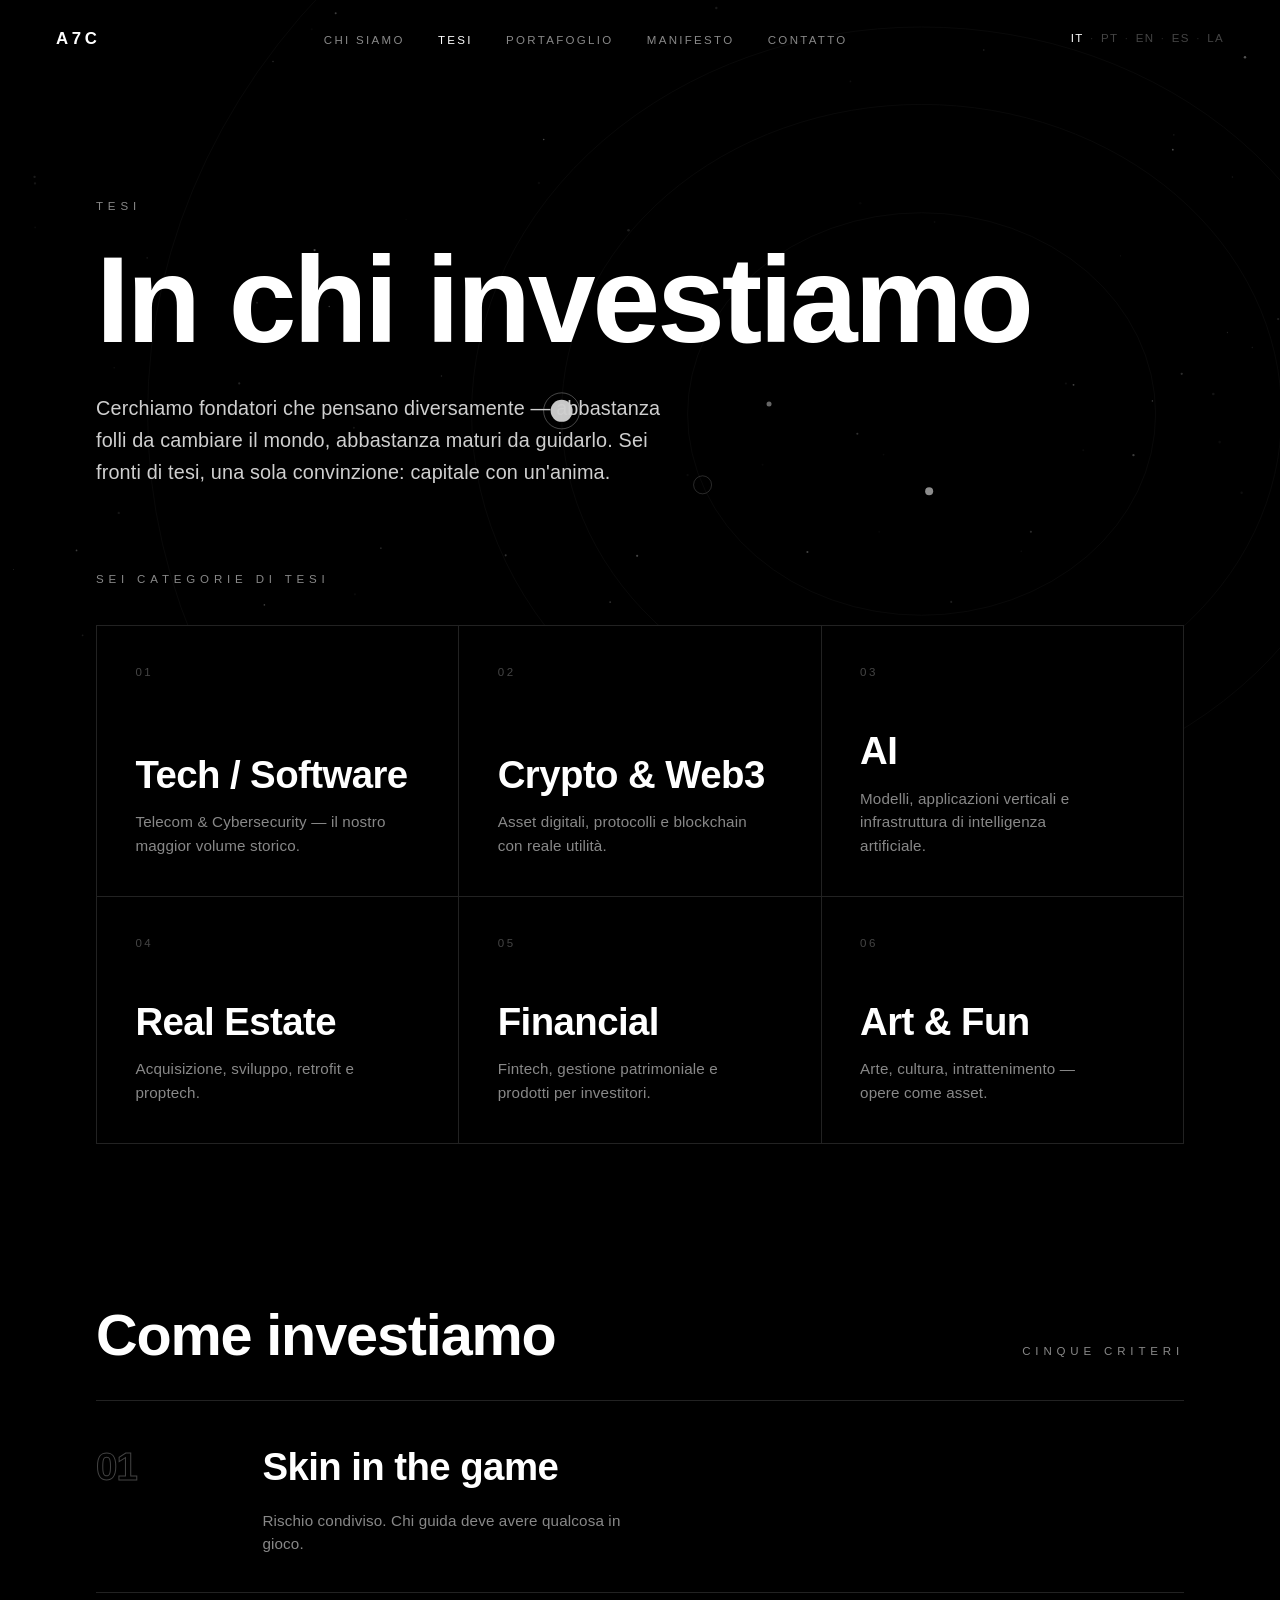
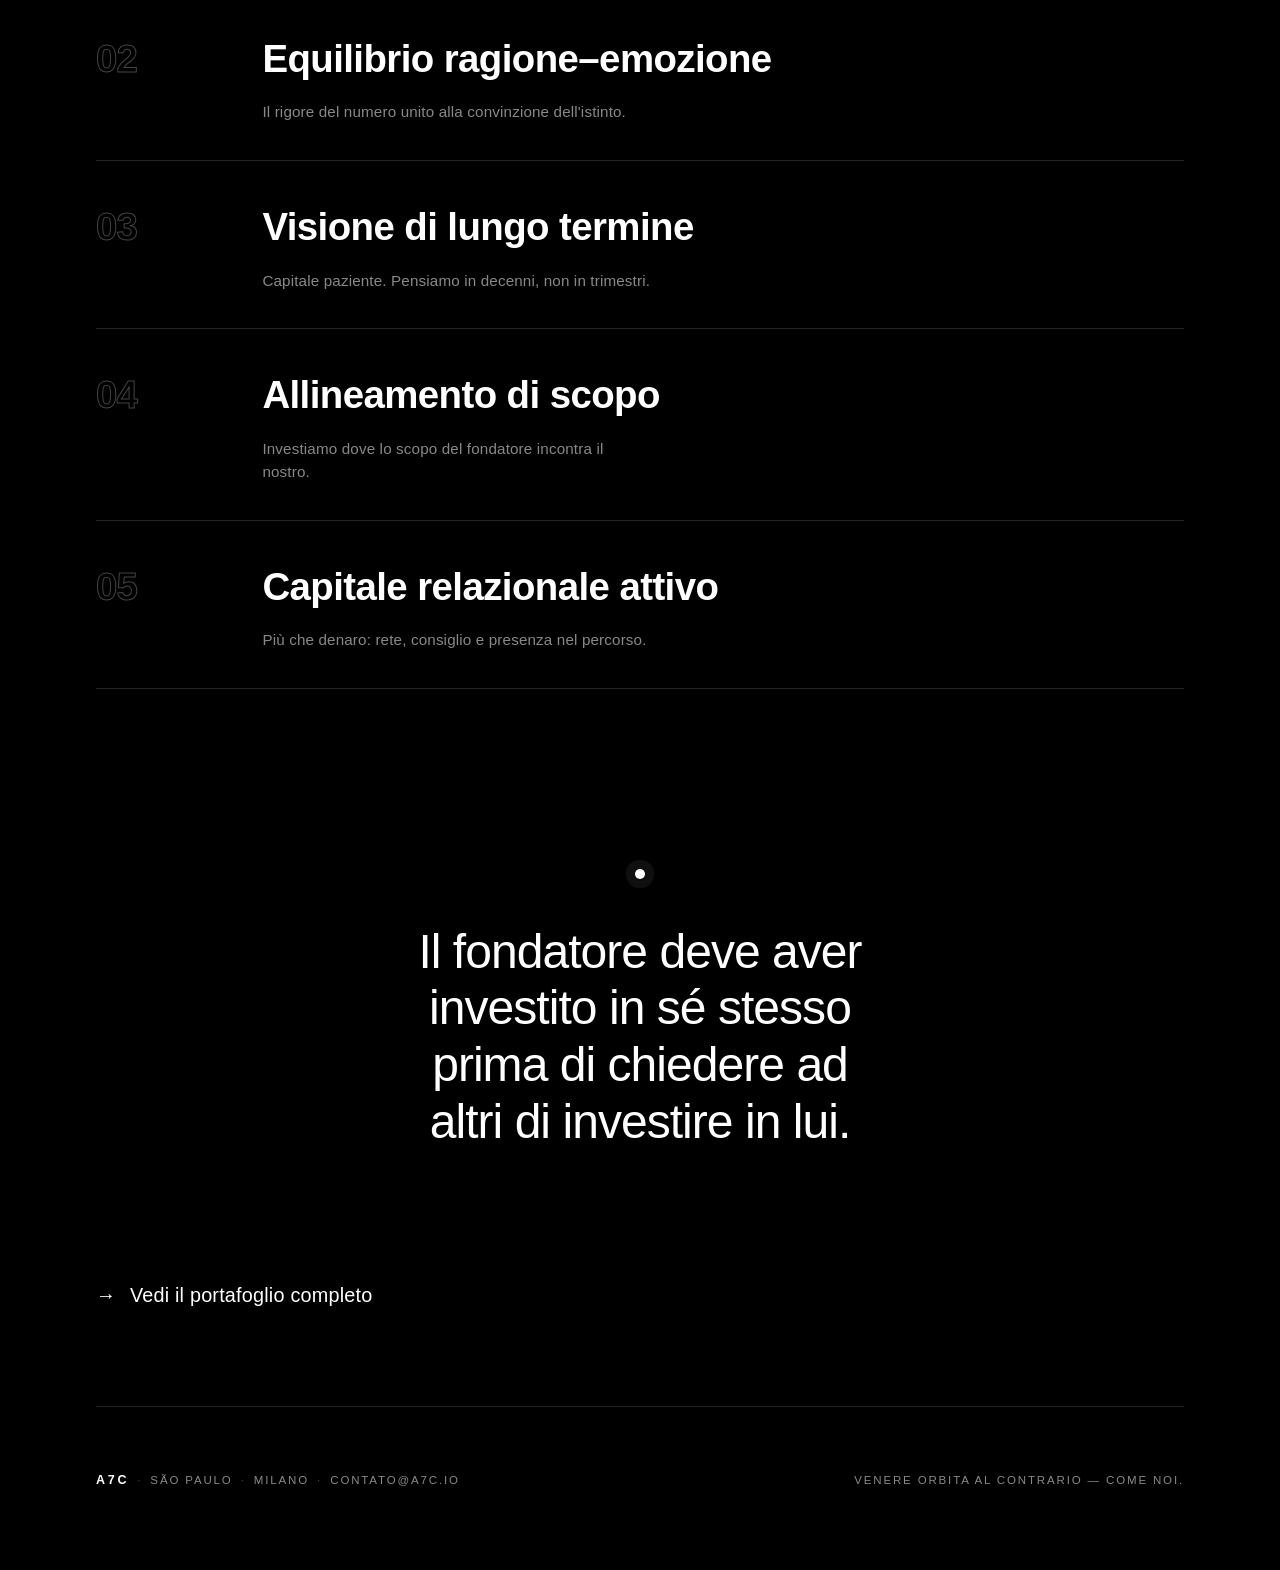
<file: tese.html>
<!DOCTYPE html>
<html lang="pt">
<head>
<meta charset="UTF-8" />
<meta name="viewport" content="width=device-width, initial-scale=1.0" />
<title>A7C · Tese</title>
<meta name="description" content="A tese de investimento da A7C — em quem investimos e como investimos." />
<link rel="stylesheet" href="assets/system.css" />
</head>
<body>

<canvas id="celestial" aria-hidden="true"></canvas>

<!-- NAV global -->
<header class="nav" id="nav">
  <a href="index.html" class="wordmark" aria-label="A7C — início">A7C</a>
  <nav class="nav-center" aria-label="Navegação principal">
    <ul class="nav-links">
      <li><a href="sobre.html" data-i18n="nav.about">Sobre</a></li>
      <li><a href="tese.html" class="is-active" data-i18n="nav.thesis">Tese</a></li>
      <li><a href="portfolio.html" data-i18n="nav.portfolio">Portfólio</a></li>
      <li><a href="manifesto.html" data-i18n="nav.manifesto">Manifesto</a></li>
      <li><a href="contato.html" data-i18n="nav.contact">Contato</a></li>
    </ul>
  </nav>
  <div class="nav-right">
    <div class="lang" role="group" aria-label="Idioma"></div>
  </div>
</header>

<main class="shell">

  <!-- SEÇÃO 1 — EM QUEM INVESTIMOS -->
  <section class="page-head">
    <div class="wrap">
      <p class="eyebrow reveal" data-i18n="tese.label">Tese</p>
      <h1 class="display reveal s1-title" data-i18n="tese.s1.title">Em quem investimos</h1>
      <p class="lead reveal s1-intro" data-i18n="tese.s1.intro">
        Procuramos fundadores que pensam diferente — loucos o suficiente para mudar o mundo, maduros o bastante para conduzi-lo. Seis frentes de tese, uma só convicção: capital com alma.
      </p>
    </div>
  </section>

  <section class="cats">
    <div class="wrap">
      <p class="eyebrow section-kicker reveal" data-i18n="tese.s1.kicker">Seis categorias de tese</p>
      <div class="cat-grid">

        <article class="card reveal">
          <span class="card-idx">01</span>
          <span class="card-orb" aria-hidden="true"></span>
          <h2 class="h2 card-title">Tech / Software</h2>
          <p class="card-desc muted" data-i18n="cat.1.d">Telecom &amp; Cybersecurity — nosso maior volume histórico.</p>
        </article>

        <article class="card reveal">
          <span class="card-idx">02</span>
          <span class="card-orb" aria-hidden="true"></span>
          <h2 class="h2 card-title">Crypto &amp; Web3</h2>
          <p class="card-desc muted" data-i18n="cat.2.d">Ativos digitais, protocolos e blockchain com utilidade real.</p>
        </article>

        <article class="card reveal">
          <span class="card-idx">03</span>
          <span class="card-orb" aria-hidden="true"></span>
          <h2 class="h2 card-title">AI</h2>
          <p class="card-desc muted" data-i18n="cat.3.d">Modelos, aplicações verticais e infraestrutura de inteligência artificial.</p>
        </article>

        <article class="card reveal">
          <span class="card-idx">04</span>
          <span class="card-orb" aria-hidden="true"></span>
          <h2 class="h2 card-title">Real Estate</h2>
          <p class="card-desc muted" data-i18n="cat.4.d">Aquisição, desenvolvimento, retrofit e proptech.</p>
        </article>

        <article class="card reveal">
          <span class="card-idx">05</span>
          <span class="card-orb" aria-hidden="true"></span>
          <h2 class="h2 card-title">Financial</h2>
          <p class="card-desc muted" data-i18n="cat.5.d">Fintech, gestão de patrimônio e produtos para investidores.</p>
        </article>

        <article class="card reveal">
          <span class="card-idx">06</span>
          <span class="card-orb" aria-hidden="true"></span>
          <h2 class="h2 card-title">Art &amp; Fun</h2>
          <p class="card-desc muted" data-i18n="cat.6.d">Arte, cultura, entretenimento — obras como ativo.</p>
        </article>

      </div>
    </div>
  </section>

  <!-- SEÇÃO 2 — COMO INVESTIMOS -->
  <section class="how">
    <div class="wrap">
      <div class="how-head">
        <h2 class="h1 reveal" data-i18n="tese.s2.title">Como investimos</h2>
        <p class="eyebrow reveal" data-i18n="tese.s2.kicker">Cinco critérios</p>
      </div>

      <ol class="crit-list">
        <li class="crit reveal">
          <span class="crit-num">01</span>
          <div class="crit-body">
            <h3 class="crit-title" data-i18n="crit.1.t">Skin in the game</h3>
            <p class="crit-desc muted" data-i18n="crit.1.d">Risco partilhado. Quem conduz precisa ter algo em jogo.</p>
          </div>
        </li>
        <li class="crit reveal">
          <span class="crit-num">02</span>
          <div class="crit-body">
            <h3 class="crit-title" data-i18n="crit.2.t">Equilíbrio razão–emoção</h3>
            <p class="crit-desc muted" data-i18n="crit.2.d">O rigor do número somado à convicção do instinto.</p>
          </div>
        </li>
        <li class="crit reveal">
          <span class="crit-num">03</span>
          <div class="crit-body">
            <h3 class="crit-title" data-i18n="crit.3.t">Visão de longo prazo</h3>
            <p class="crit-desc muted" data-i18n="crit.3.d">Capital paciente. Pensamos em décadas, não em trimestres.</p>
          </div>
        </li>
        <li class="crit reveal">
          <span class="crit-num">04</span>
          <div class="crit-body">
            <h3 class="crit-title" data-i18n="crit.4.t">Alinhamento de propósito</h3>
            <p class="crit-desc muted" data-i18n="crit.4.d">Investimos onde o propósito do fundador encontra o nosso.</p>
          </div>
        </li>
        <li class="crit reveal">
          <span class="crit-num">05</span>
          <div class="crit-body">
            <h3 class="crit-title" data-i18n="crit.5.t">Capital relacional ativo</h3>
            <p class="crit-desc muted" data-i18n="crit.5.d">Mais que dinheiro: rede, conselho e presença ao longo da jornada.</p>
          </div>
        </li>
      </ol>
    </div>
  </section>

  <!-- PULL-QUOTE -->
  <section class="pq">
    <div class="wrap">
      <span class="pq-mark reveal" aria-hidden="true"></span>
      <blockquote class="pq-text reveal" data-i18n="tese.quote">
        O fundador precisa ter investido em si mesmo antes de pedir que outros invistam nele.
      </blockquote>
    </div>
  </section>

  <!-- CTA + RODAPÉ -->
  <section class="end">
    <div class="wrap">
      <p class="reveal cta-wrap">
        <a href="#" class="cta">
          <span class="arrow">→</span>
          <span data-i18n="tese.cta">Ver portfólio completo</span>
        </a>
      </p>

      <footer class="foot">
        <div class="dotline">
          <span class="wordmark" style="font-size:.78rem">A7C</span>
          <span class="dot">·</span><span>São Paulo</span>
          <span class="dot">·</span><span>Milano</span>
          <span class="dot">·</span><a href="mailto:contato@a7c.io">contato@a7c.io</a>
        </div>
        <div class="foot-meta">
          <span data-i18n="foot.venus" class="muted">Vênus orbita ao contrário — assim como nós.</span>
        </div>
      </footer>
    </div>
  </section>

</main>

<style>
  .page-head {
    padding-top: clamp(140px, 22vh, 240px);
    padding-bottom: clamp(40px, 7vh, 90px);
  }
  .s1-title { margin-top: clamp(18px, 3vh, 32px); }
  .s1-intro { margin-top: clamp(28px, 4vh, 44px); max-width: 52ch; }

  .cats { padding-bottom: clamp(60px, 10vh, 130px); }
  .section-kicker { margin: 0 0 clamp(28px, 4vh, 44px); }

  .cat-grid {
    display: grid;
    grid-template-columns: repeat(3, 1fr);
    gap: 1px;
    background: var(--gray-3);   /* hairlines entre cards */
    border: 1px solid var(--gray-3);
  }
  .card {
    position: relative;
    background: var(--black);
    padding: clamp(28px, 3vw, 44px);
    min-height: clamp(220px, 26vh, 280px);
    display: flex;
    flex-direction: column;
    transition: background 0.55s var(--ease);
    overflow: hidden;
  }
  .card:hover { background: #060606; }
  .card-idx {
    font-size: var(--label);
    letter-spacing: 0.22em;
    color: var(--gray-2);
    font-weight: 500;
  }
  .card-title { margin-top: auto; padding-top: 48px; }
  .card-desc { margin: 14px 0 0; max-width: 30ch; }

  /* corpo celeste que orbita no canto do card no hover */
  .card-orb {
    position: absolute;
    top: 26px; right: 28px;
    width: 12px; height: 12px;
    border-radius: 50%;
    border: 1px solid var(--gray-2);
    opacity: 0;
    transform: scale(0.6);
    transition: opacity 0.55s var(--ease), transform 0.55s var(--ease);
  }
  .card:hover .card-orb { opacity: 1; transform: scale(1); }
  .card:hover .card-orb::after {
    content: ""; position: absolute; inset: -7px;
    border-radius: 50%; border: 1px solid rgba(255,255,255,0.12);
  }

  /* SEÇÃO COMO INVESTIMOS */
  .how { padding: clamp(40px, 8vh, 110px) 0 clamp(30px, 6vh, 80px); }
  .how-head {
    display: flex;
    align-items: baseline;
    justify-content: space-between;
    gap: 24px;
    flex-wrap: wrap;
    padding-bottom: clamp(24px, 4vh, 44px);
    border-bottom: 1px solid var(--gray-3);
  }
  .crit-list { list-style: none; margin: 0; padding: 0; counter-reset: none; }
  .crit {
    display: grid;
    grid-template-columns: clamp(64px, 9vw, 130px) 1fr;
    gap: clamp(18px, 4vw, 56px);
    align-items: baseline;
    padding: clamp(26px, 4vh, 44px) 0;
    border-bottom: 1px solid var(--gray-3);
  }
  .crit-num {
    font-size: clamp(1.6rem, 3vw, 2.4rem);
    font-weight: 700;
    letter-spacing: -0.02em;
    color: transparent;
    -webkit-text-stroke: 1px var(--gray-2);
    text-stroke: 1px var(--gray-2);
    line-height: 1;
    transition: -webkit-text-stroke 0.5s var(--ease), color 0.5s var(--ease);
  }
  .crit:hover .crit-num { color: var(--white); -webkit-text-stroke: 1px var(--white); }
  .crit-title { font-size: var(--h2); font-weight: 600; letter-spacing: -0.015em; margin: 0; }
  .crit-desc { margin: 12px 0 0; max-width: 46ch; }

  /* PULL-QUOTE */
  .pq {
    padding: clamp(70px, 14vh, 170px) 0;
    display: flex;
    justify-content: center;
  }
  .pq .wrap { display: flex; flex-direction: column; align-items: center; text-align: center; }
  .pq-mark {
    width: 10px; height: 10px; border-radius: 50%;
    background: var(--white);
    box-shadow: 0 0 0 9px rgba(255,255,255,0.06);
    margin-bottom: clamp(30px, 5vh, 54px);
  }
  .pq-text {
    font-size: clamp(1.6rem, 4vw, 3rem);
    line-height: 1.18;
    letter-spacing: -0.02em;
    font-weight: 500;
    margin: 0;
    max-width: 20ch;
    text-wrap: balance;
  }

  /* FIM */
  .end { padding-bottom: clamp(28px, 4vh, 44px); }
  .cta-wrap { margin: 0 0 clamp(60px, 10vh, 130px); }
  .foot-meta { font-size: var(--label); text-transform: uppercase; letter-spacing: 0.16em; }

  @media (max-width: 860px) {
    .cat-grid { grid-template-columns: repeat(2, 1fr); }
  }
  @media (max-width: 560px) {
    .cat-grid { grid-template-columns: 1fr; }
    .crit { grid-template-columns: 1fr; gap: 10px; }
    .crit-num { font-size: 1.4rem; }
  }
</style>

<script src="assets/i18n.js"></script>
<script src="assets/nav.js"></script>
<script src="assets/celestial.js"></script>
<script>
  (function () {
    const nav = document.getElementById('nav');
    const onScroll = () => nav.classList.toggle('is-scrolled', (window.scrollY || 0) > 24);
    window.addEventListener('scroll', onScroll, { passive: true });
    onScroll();
  })();

  (function () {
    const els = Array.from(document.querySelectorAll('.reveal'));
    const inView = (el) => {
      const r = el.getBoundingClientRect();
      return r.top < (window.innerHeight || 0) * 0.95 && r.bottom > 0;
    };
    requestAnimationFrame(() => els.forEach(e => { if (inView(e)) e.classList.add('in'); }));
    if ('IntersectionObserver' in window) {
      const io = new IntersectionObserver((entries) => {
        entries.forEach(e => { if (e.isIntersecting) { e.target.classList.add('in'); io.unobserve(e.target); } });
      }, { threshold: 0.12, rootMargin: '0px 0px -6% 0px' });
      els.forEach(e => { if (!e.classList.contains('in')) io.observe(e); });
    } else {
      els.forEach(e => e.classList.add('in'));
    }
    window.addEventListener('load', () => setTimeout(() => els.forEach(e => e.classList.add('in')), 400));
  })();
</script>

</body>
</html>
</file>
<file: assets/system.css>
/* ============================================================
   A7C — SISTEMA DE DESIGN
   Monocromático estrito · Helvetica · cósmico discreto
   Herdado por todas as páginas do site.
   ============================================================ */

/* ---------- Tokens ---------- */
:root {
  /* Cor — monocromático estrito, sem cor */
  --black:   #000000;
  --white:   #FFFFFF;
  --gray-1:  #888888;  /* texto secundário */
  --gray-2:  #444444;  /* hairlines fortes / corpos celestes */
  --gray-3:  #222222;  /* hairlines / fundos */

  --bg: var(--black);
  --fg: var(--white);

  /* Tipografia */
  --font: "Helvetica Neue", Helvetica, Arial, sans-serif;
  --mono: "SFMono-Regular", "SF Mono", "Roboto Mono", Menlo, Consolas, monospace;

  /* Escala fluida */
  --display:  clamp(3.4rem, 9.5vw, 8.5rem);
  --h1:       clamp(2.2rem, 5vw, 3.6rem);
  --h2:       clamp(1.6rem, 3vw, 2.4rem);
  --lead:     clamp(1.05rem, 1.55vw, 1.35rem);
  --body:     clamp(0.95rem, 1.1vw, 1.05rem);
  --label:    0.72rem;

  /* Layout */
  --maxw: 1200px;
  --gutter: clamp(20px, 5vw, 56px);
  --col-gap: clamp(16px, 2vw, 28px);

  /* Movimento */
  --ease: cubic-bezier(0.22, 1, 0.36, 1);
  --slow: 1.1s;
}

/* ---------- Reset ---------- */
*, *::before, *::after { box-sizing: border-box; }
html { -webkit-text-size-adjust: 100%; scroll-behavior: smooth; }
body {
  margin: 0;
  background: var(--bg);
  color: var(--fg);
  font-family: var(--font);
  font-size: var(--body);
  line-height: 1.55;
  font-weight: 400;
  letter-spacing: 0.01em;
  -webkit-font-smoothing: antialiased;
  text-rendering: optimizeLegibility;
  overflow-x: hidden;
}
img { max-width: 100%; display: block; }
a { color: inherit; text-decoration: none; }
::selection { background: var(--white); color: var(--black); }

/* ---------- Plano de fundo celeste ---------- */
#celestial {
  position: fixed;
  inset: 0;
  z-index: 0;
  pointer-events: none;
  display: block;
}

/* Conteúdo acima do céu */
.shell { position: relative; z-index: 2; }

/* ---------- Grid utilitário ---------- */
.wrap {
  width: 100%;
  max-width: var(--maxw);
  margin-inline: auto;
  padding-inline: var(--gutter);
}
.grid12 {
  display: grid;
  grid-template-columns: repeat(12, 1fr);
  column-gap: var(--col-gap);
}

/* ---------- Tipografia ---------- */
.eyebrow {
  font-size: var(--label);
  text-transform: uppercase;
  letter-spacing: 0.42em;
  color: var(--gray-1);
  font-weight: 500;
  margin: 0;
}
.display {
  font-size: var(--display);
  line-height: 0.94;
  letter-spacing: -0.025em;
  font-weight: 700;
  margin: 0;
  text-wrap: balance;
}
.h1 { font-size: var(--h1); line-height: 1.02; letter-spacing: -0.02em; font-weight: 700; margin: 0; }
.h2 { font-size: var(--h2); line-height: 1.1; letter-spacing: -0.015em; font-weight: 600; margin: 0; }
.lead {
  font-size: var(--lead);
  line-height: 1.6;
  color: #cfcfcf;
  font-weight: 400;
  max-width: 38ch;
  text-wrap: pretty;
}
.muted { color: var(--gray-1); }

/* ---------- Link CTA  "→ label" ---------- */
.cta {
  display: inline-flex;
  align-items: baseline;
  gap: 0.7em;
  font-size: var(--lead);
  font-weight: 500;
  letter-spacing: 0.01em;
  color: var(--white);
  padding: 0.2em 0;
  border-bottom: 1px solid transparent;
  transition: gap var(--slow) var(--ease), border-color 0.4s var(--ease);
}
.cta .arrow {
  display: inline-block;
  transition: transform var(--slow) var(--ease);
}
.cta:hover { gap: 1.1em; border-color: var(--gray-2); }
.cta:hover .arrow { transform: translateX(4px); }

/* Link CTA discreto (cinza) */
.cta--ghost { color: var(--gray-1); }
.cta--ghost:hover { color: var(--white); }

/* ---------- NAV global ---------- */
.nav {
  position: fixed;
  top: 0; left: 0; right: 0;
  z-index: 50;
  display: flex;
  align-items: center;
  justify-content: space-between;
  padding: clamp(16px, 2.4vw, 26px) var(--gutter);
  transition: background 0.5s var(--ease), border-color 0.5s var(--ease), backdrop-filter 0.5s var(--ease);
  border-bottom: 1px solid transparent;
}
.nav.is-scrolled {
  background: rgba(0,0,0,0.55);
  backdrop-filter: blur(14px) saturate(120%);
  -webkit-backdrop-filter: blur(14px) saturate(120%);
  border-bottom: 1px solid var(--gray-3);
}
.wordmark {
  font-weight: 700;
  font-size: 1.05rem;
  letter-spacing: 0.22em;
  color: var(--white);
}
.nav-links {
  display: flex;
  gap: clamp(20px, 2.6vw, 40px);
  list-style: none;
  margin: 0; padding: 0;
}
.nav-links a {
  font-size: var(--label);
  text-transform: uppercase;
  letter-spacing: 0.2em;
  color: var(--gray-1);
  transition: color 0.35s var(--ease);
  position: relative;
}
.nav-links a:hover, .nav-links a.is-active { color: var(--white); }

/* Seletor de idioma */
.lang {
  display: flex;
  align-items: center;
  gap: 0.55em;
  font-size: var(--label);
  letter-spacing: 0.12em;
}
.lang button {
  background: none; border: 0; padding: 0;
  font: inherit; letter-spacing: inherit;
  color: var(--gray-2);
  cursor: pointer;
  text-transform: uppercase;
  transition: color 0.3s var(--ease);
}
.lang button:hover { color: var(--gray-1); }
.lang button.is-active { color: var(--white); }
.lang .sep { color: var(--gray-3); }

.nav-right { display: flex; align-items: center; gap: clamp(20px, 3vw, 44px); }

/* ---------- Hamburger button ---------- */
.nav-toggle {
  display: none;
  flex-direction: column;
  justify-content: center;
  align-items: center;
  gap: 5px;
  width: 40px; height: 40px;
  background: none; border: none;
  cursor: pointer; padding: 0;
  z-index: 60; flex-shrink: 0;
}
.nav-toggle span {
  display: block;
  width: 22px; height: 1.5px;
  background: var(--white);
  transition: transform 0.35s var(--ease), opacity 0.35s var(--ease);
  transform-origin: center;
}
.nav-open .nav-toggle span:nth-child(1) { transform: translateY(6.5px) rotate(45deg); }
.nav-open .nav-toggle span:nth-child(2) { opacity: 0; transform: scaleX(0); }
.nav-open .nav-toggle span:nth-child(3) { transform: translateY(-6.5px) rotate(-45deg); }

/* ---------- Mobile drawer ---------- */
.nav-drawer {
  position: fixed; inset: 0; z-index: 45;
  background: rgba(0,0,0,0.97);
  backdrop-filter: blur(20px) saturate(120%);
  -webkit-backdrop-filter: blur(20px) saturate(120%);
  display: flex; flex-direction: column;
  align-items: center; justify-content: center;
  gap: clamp(28px, 5vh, 48px);
  opacity: 0; visibility: hidden;
  transition: opacity 0.38s var(--ease), visibility 0.38s var(--ease);
  pointer-events: none;
}
.nav-open .nav-drawer {
  opacity: 1; visibility: visible;
  pointer-events: all;
}
.nav-drawer .drawer-links {
  list-style: none; margin: 0; padding: 0;
  display: flex; flex-direction: column; align-items: center; gap: 4px;
}
.nav-drawer .drawer-links a {
  font-size: clamp(1.8rem, 7vw, 2.8rem);
  font-weight: 700; letter-spacing: -0.02em;
  color: var(--gray-2); text-transform: uppercase;
  display: block; padding: 6px 0;
  transition: color 0.22s var(--ease);
}
.nav-drawer .drawer-links a:hover,
.nav-drawer .drawer-links a.is-active { color: var(--white); }
.nav-drawer .drawer-lang {
  display: flex; align-items: center; gap: 0.55em;
  font-size: 0.78rem; letter-spacing: 0.18em;
}
.nav-drawer .drawer-lang button {
  background: none; border: 0; padding: 0;
  font: inherit; letter-spacing: inherit;
  color: var(--gray-2); cursor: pointer;
  text-transform: uppercase;
  transition: color 0.25s var(--ease);
}
.nav-drawer .drawer-lang button:hover { color: var(--gray-1); }
.nav-drawer .drawer-lang button.is-active { color: var(--white); }
.nav-drawer .drawer-lang .sep { color: var(--gray-3); }

/* ---------- Linha de números ---------- */
.stats {
  display: grid;
  grid-template-columns: repeat(4, 1fr);
  border-top: 1px solid var(--gray-3);
}
.stat {
  padding: clamp(28px, 4vw, 52px) clamp(16px, 2vw, 32px) clamp(28px, 4vw, 52px) 0;
  border-right: 1px solid var(--gray-3);
}
.stat:last-child { border-right: 0; }
.stat .val {
  font-size: clamp(2.2rem, 4.5vw, 3.6rem);
  font-weight: 700;
  letter-spacing: -0.02em;
  line-height: 1;
  display: block;
}
.stat .lbl {
  margin-top: 0.9em;
  font-size: var(--label);
  text-transform: uppercase;
  letter-spacing: 0.18em;
  color: var(--gray-1);
  max-width: 22ch;
}

/* ---------- Rodapé global ---------- */
.foot {
  border-top: 1px solid var(--gray-3);
  padding: clamp(36px, 5vw, 64px) 0 clamp(28px, 4vw, 44px);
  display: flex;
  flex-wrap: wrap;
  align-items: baseline;
  justify-content: space-between;
  gap: 18px;
  font-size: var(--label);
  letter-spacing: 0.16em;
  text-transform: uppercase;
  color: var(--gray-1);
}
.foot .dotline { display: flex; flex-wrap: wrap; gap: 0.7em; align-items: baseline; }
.foot .dotline .dot { color: var(--gray-2); }
.foot a:hover { color: var(--white); }

/* ---------- Reveal (entrada suave) ---------- */
.reveal {
  opacity: 0;
  transform: translateY(22px);
  transition: opacity 1.1s var(--ease), transform 1.1s var(--ease);
}
.reveal.in { opacity: 1; transform: none; }

/* ---------- Responsivo ---------- */
@media (max-width: 860px) {
  .nav-links { display: none; }
  .nav-toggle { display: flex; }
  .stats { grid-template-columns: repeat(2, 1fr); }
  .stat:nth-child(2) { border-right: 0; }
  .stat:nth-child(1), .stat:nth-child(2) { border-bottom: 1px solid var(--gray-3); }
  .stat { padding-right: clamp(12px, 2vw, 24px); }
}
@media (max-width: 520px) {
  .lead { max-width: none; }
}

@media (prefers-reduced-motion: reduce) {
  .reveal { transition: none; opacity: 1; transform: none; }
  html { scroll-behavior: auto; }
}
</file>
